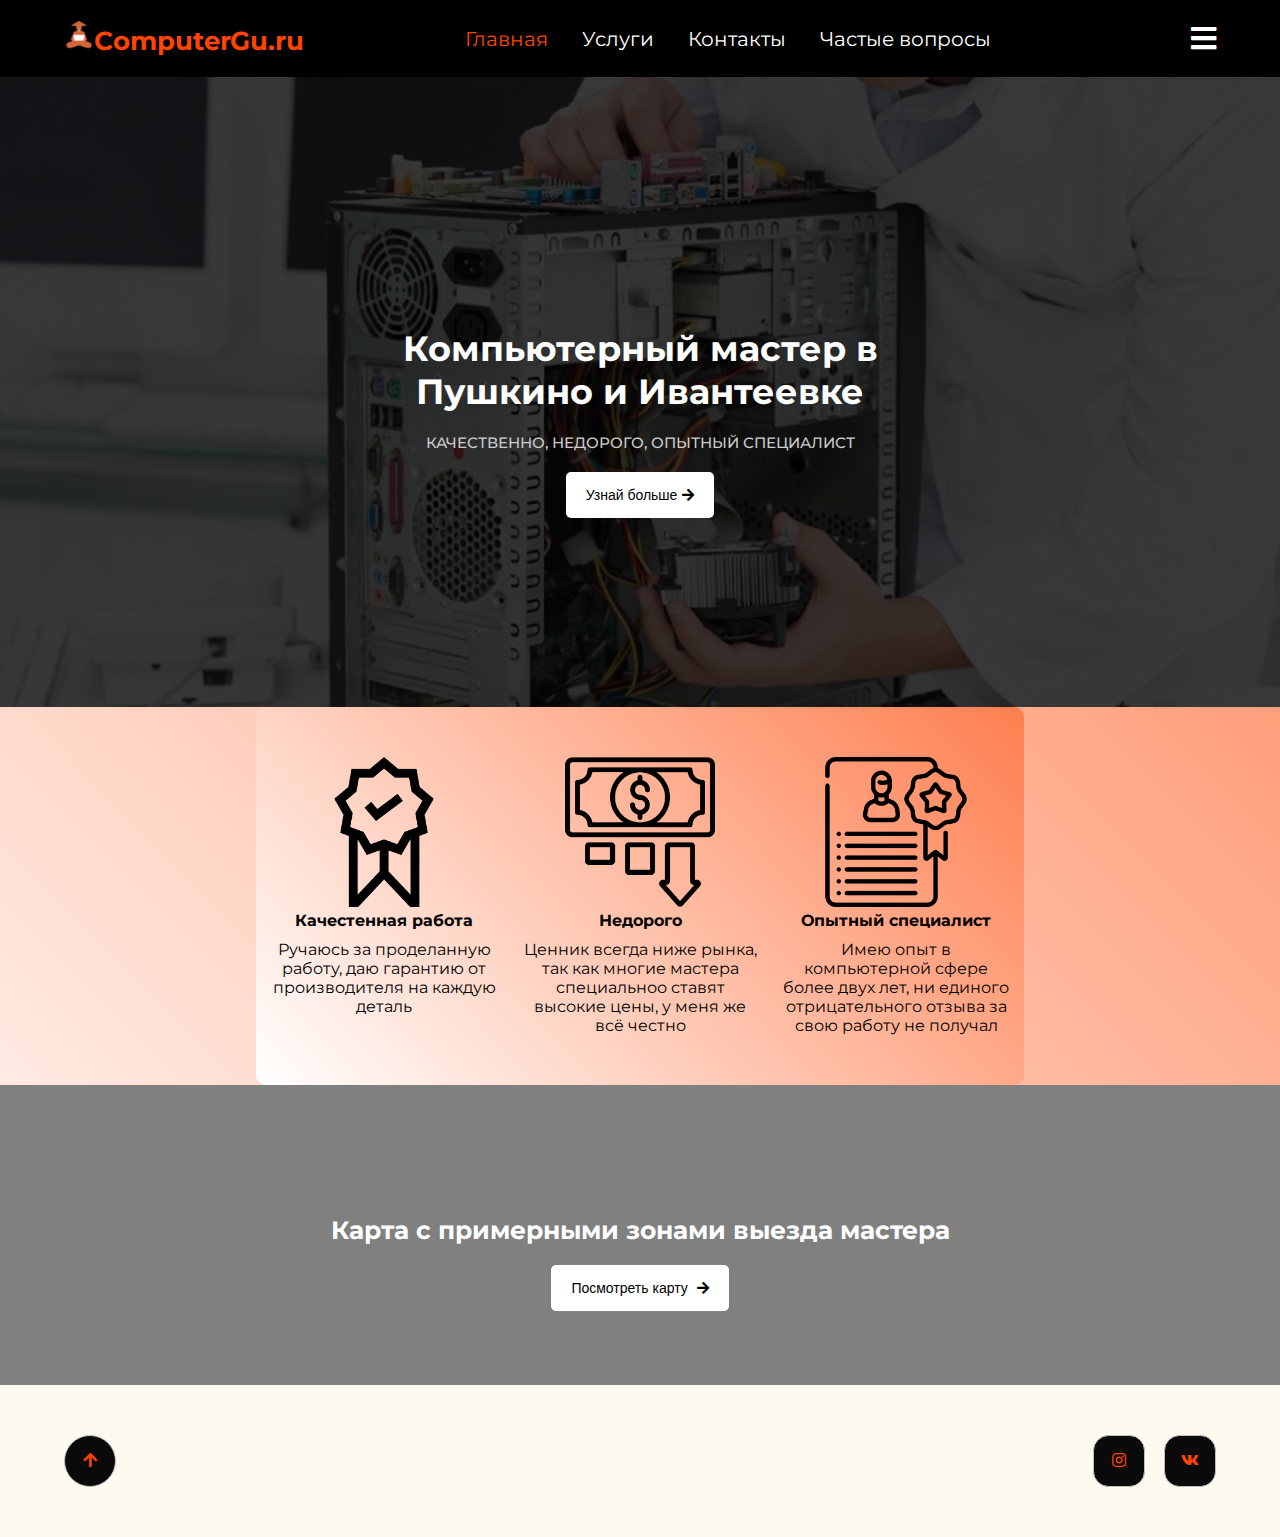
<file: index.html>
<!DOCTYPE html>
<html lang="en">
<head>

<link rel="shortcut icon" type="image/x-icon" href="img/faviconnn.png">
  <meta charset="UTF-8">
  <meta name="viewport" content="width=device-width, initial-scale=1.0">
  <meta http-equiv="X-UA-Compatible" content="ie=edge">
  <title>ComputerGu.ru</title>
  <link rel="stylesheet" href="css/style.css">
  <link rel="stylesheet" href="css/animate.css">
  <link
    rel="stylesheet"
    href="https://cdnjs.cloudflare.com/ajax/libs/animate.css/4.1.1/animate.min.css"
  />
  <link rel="stylesheet" href="https://use.fontawesome.com/releases/v5.6.1/css/all.css"
</head>

<body>
  <!-- *Header -->

  <header class="hdr animate__animated animate__fadeInDown" >
    <a class="logo" href="index.html">
        <h1><img width="30px" height="30px" src="img/faviconnn.png" alt="ComputerGu.ru" />ComputerGu.ru</h1>
    </a>
    <div class="nav" id="navig">
<a class ="glav" href="" onclick="return false;">Главная</a>
<a  href="uslugi/uslugi.html">Услуги</a>
<a  href="contacts/contacts.html">Контакты</a>
<a class="first"  href="questions/questions.html">Частые вопросы</a>
    </div>
    <span class ="menu" id="show-menu">
      <i class="fas fa-bars"></i>
    </span>
  </header>
  <div id="hidden-menu">
    <span class="close"><i class="fas fa-times"></i></span>

    <!-- *Nav-Menu -->

    <h2>Меню</h2>
    <ul>
      <li><a class="glavv" href ="" onclick="return false;">Главная</a></li>
      <li><a href ="uslugi/uslugi.html">Услуги</a></li>
      <li><a href ="novosti/news.html">Новости</a></li>
      <li><a href ="contacts/contacts.html">Контакты</a></li>
      <li><a href ="questions/questions.html">Частые вопросы</a></li>
      <li class="otziv"><a href ="">Отзывы</a></li>
    </ul>


  </div>

  <section class = "full-page animate__animated animate__fadeInDown">
    <h1 class="animate__animated animate__fadeInTopRight animate__delay-1s">Компьютерный мастер в Пушкино и Ивантеевке</h1>
    <h3 class="animate__animated animate__fadeInTopRight animate__delay-1s">Качественно, недорого, опытный специалист</h3>
    <button  class= "gotoTov animate__animated animate__pulse animate__delay-1s animate__infinite" title="Услуги" onclick="window.location.href = 'uslugi/uslugi.html';">Узнай больше<i class="fas fa-arrow-right"></i></button>
  </section>
  <section class = "features animate__animated animate__zoomIn">
    <div>
      <img width="180px" height="180px" src="img/high-quality.png" alt="Качественная работа">
      <h4 class="one">Качестенная работа</h4>
      <p>Ручаюсь за проделанную работу, даю гарантию от производителя на каждую деталь</p>

    </div>
    <div>
      <img width="180px" height="180px" src="img/low-price.png" alt="Низкие цены">
      <h4 class="one">Недорого</h4>
      <p>Ценник всегда ниже рынка, так как многие мастера специальноо ставят высокие цены, у меня же всё честно </p>

    </div>
    <div>
      <img  width="180px" height="180px" src="img/experience.png" alt="Большой опыт работы">
      <h4 class="one">Опытный специалист</h4>
      <p>Имею опыт в компьютерной сфере более двух лет, ни единого отрицательного отзыва за свою работу не получал</p>

    </div>


</section>


<section class ="bg-fixed animate__animated animate__slideInRight">
  <h3>Карта с примерными зонами выезда мастера</h3>
  <button class= "gotomap" title="Открыть карту">Посмотреть карту <i class="fas fa-arrow-right"></i></button>
</section>

<footer>
  <div class="up-btn" title = "Промотать вверх">
    <i class="fas fa-arrow-up"></i>
  </div>
  <div class="social">
    <div class ="inst" title = "Мой инстаграм"><i class="fab fa-instagram"></i></div>
    <div class ="vkon" title = "Моя группа Вконтакте"><i class="fab fa-vk"></i></div>

  </div>
</footer>
<script src="https://ajax.googleapis.com/ajax/libs/jquery/3.5.1/jquery.min.js"></script>
<script src ="js/indexx.js"></script>
</body>
</html>
</file>
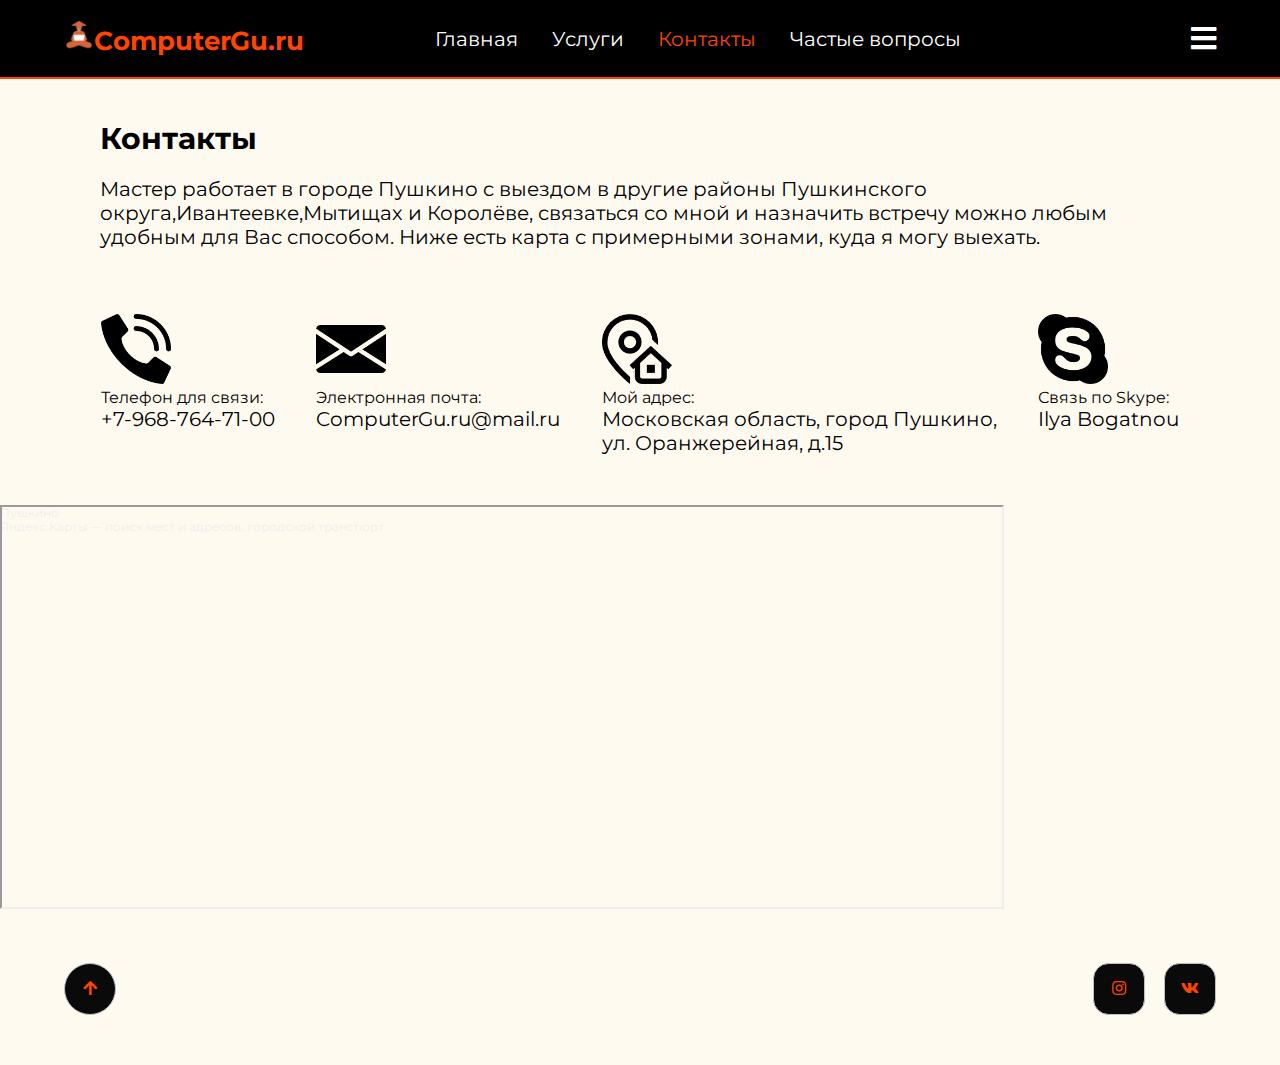
<file: contacts/contacts.html>
<!DOCTYPE html>
<html lang="en">
<head>

<link rel="shortcut icon" type="image/x-icon" href="img/faviconnn.png">
  <meta charset="UTF-8">
  <meta name="viewport" content="width=device-width, initial-scale=1.0">
  <meta http-equiv="X-UA-Compatible" content="ie=edge">
  <title>ComputerGu.ru</title>
  <link rel="stylesheet" href="css/animate.css">
  <link rel="stylesheet" href="css/style.css">
  <link rel="stylesheet" href="https://use.fontawesome.com/releases/v5.6.1/css/all.css"
</head>


<body>
  <!-- *Header -->

  <header class="hdr animate__animated animate__fadeInDown">
    <a class="logo" href="../index.html">
        <h1><img width="30px" height="30px" src="img/faviconnn.png" alt="ComputerGu.ru" />ComputerGu.ru</h1>
    </a>
    <div class="nav" id="navig">
<a class ="glav"  href="../index.html">Главная</a>
<a class ="uslug"  href="../uslugi/uslugi.html" >Услуги</a>
<a class ="cont" href=""onclick="return false;">Контакты</a>
<a class="quest"  href="../questions/questions.html">Частые вопросы</a>
    </div>
    <span class ="menu" id="show-menu">
      <i class="fas fa-bars"></i>
    </span>
  </header>
  <div id="hidden-menu">
    <span class="close"><i class="fas fa-times"></i></span>

    <!-- *Nav-Menu -->

    <h2>Меню</h2>
    <ul>
      <li><a href ="../index.html">Главная</a></li>
      <li><a href ="../novosti/news.html">Новости</a></li>
      <li><a href ="../uslugi/uslugi.html" >Услуги</a></li>
      <li><a class="conttt" href =""onclick="return false;">Контакты</a></li>
      <li><a href ="../questions/questions.html">Частые вопросы</a></li>
      <li class="otziv"><a href ="">Отзывы</a></li>
    </ul>
  </div>

<div class="contentt animate__animated animate__fadeInRight">
  <div class="info">
    <div class="title-info">
      <h1 class="title-info1">Контакты</h1>
    </div>
    <div class="text-info">
      <p>Мастер работает в городе Пушкино c выездом в другие районы Пушкинского округа,Ивантеевке,Мытищах и Королёве,
         связаться со мной и назначить встречу можно любым удобным для Вас способом.
          Ниже есть карта с примерными зонами, куда я могу выехать.</p>
    </div>

    <div class="icon-info">
      <div class="field field1">
        <img class="contact-photo" src="img/phone-call.png" alt="">
        <p>Телефон для связи:</p>
        <a class="phone" href="tel:+79687647100" target="_blank" alt="">+7-968-764-71-00</a>
      </div>
      <div class="field ">
        <img class="contact-photo" src="img/email.png" alt="">
          <p class="field-mail">Электронная почта:</p>
          <a class="field-mail" onclick=copyLink(event) data-link='computergu.ru@mail.ru' href="#" onclick="return false;" alt="">ComputerGu.ru@mail.ru</a>
      </div>
      <div class="field">
        <img class="contact-photo" src="img/adress.png" alt="">
          <p>Мой адрес:</p>
          <a href="https://yandex.ru/maps/10748/pushkino/?ll=37.839318%2C56.004419&mode=whatshere&whatshere%5Bpoint%5D=37.839221%2C56.004774&whatshere%5Bzoom%5D=19.02&z=19.02" target="_blank" alt="">Московская область, город Пушкино,<br> ул. Оранжерейная, д.15</br></a>
      </div>
      <div class="field">
        <img class="contact-photo" src="img/skype.png" alt="">
          <p> Связь по Skype:</p>
          <a href="https://join.skype.com/invite/nAgf2UDs81Q0" target="_blank" alt="">Ilya Bogatnou</a>
      </div>



    </div>

  </div>

</div>
<section class="open-map animate__animated animate__fadeIn">
  <div style="position:relative;overflow:hidden;"><a href="https://yandex.ru/maps/10748/pushkino/?utm_medium=mapframe&utm_source=maps" style="color:#eee;font-size:12px;position:absolute;top:0px;">Пушкино</a><a href="https://yandex.ru/maps/10748/pushkino/?ll=37.868219%2C55.987865&mode=usermaps&source=constructorLink&um=constructor%3A28de0a21feac13cec81f741bc600717d0586d26a5eb45cc161128217d8f49a42&utm_medium=mapframe&utm_source=maps&z=11" style="color:#eee;font-size:12px;position:absolute;top:14px;">Яндекс.Карты — поиск мест и адресов, городской транспорт</a><iframe class="map-width" src="https://yandex.ru/map-widget/v1/-/CCUQB6fpdB" width="2200" height="400" frameborder="1" allowfullscreen="true" style="position:relative;"></iframe></div>

</section>





<footer>
  <div class="up-btn" title = "Промотать вверх">
    <i class="fas fa-arrow-up"></i>
  </div>
  <div class="social">
    <div class ="inst" title = "Мой инстаграм"><i class="fab fa-instagram"></i></div>
    <div class ="vkon" title = "Моя группа Вконтакте"><i class="fab fa-vk"></i></div>

  </div>
</footer>

<script src="https://ajax.googleapis.com/ajax/libs/jquery/3.5.1/jquery.min.js"></script>
<script src ="js/slick.min.js"></script>
<script src ="js/indexx.js"></script>
</body>
</html>
</file>
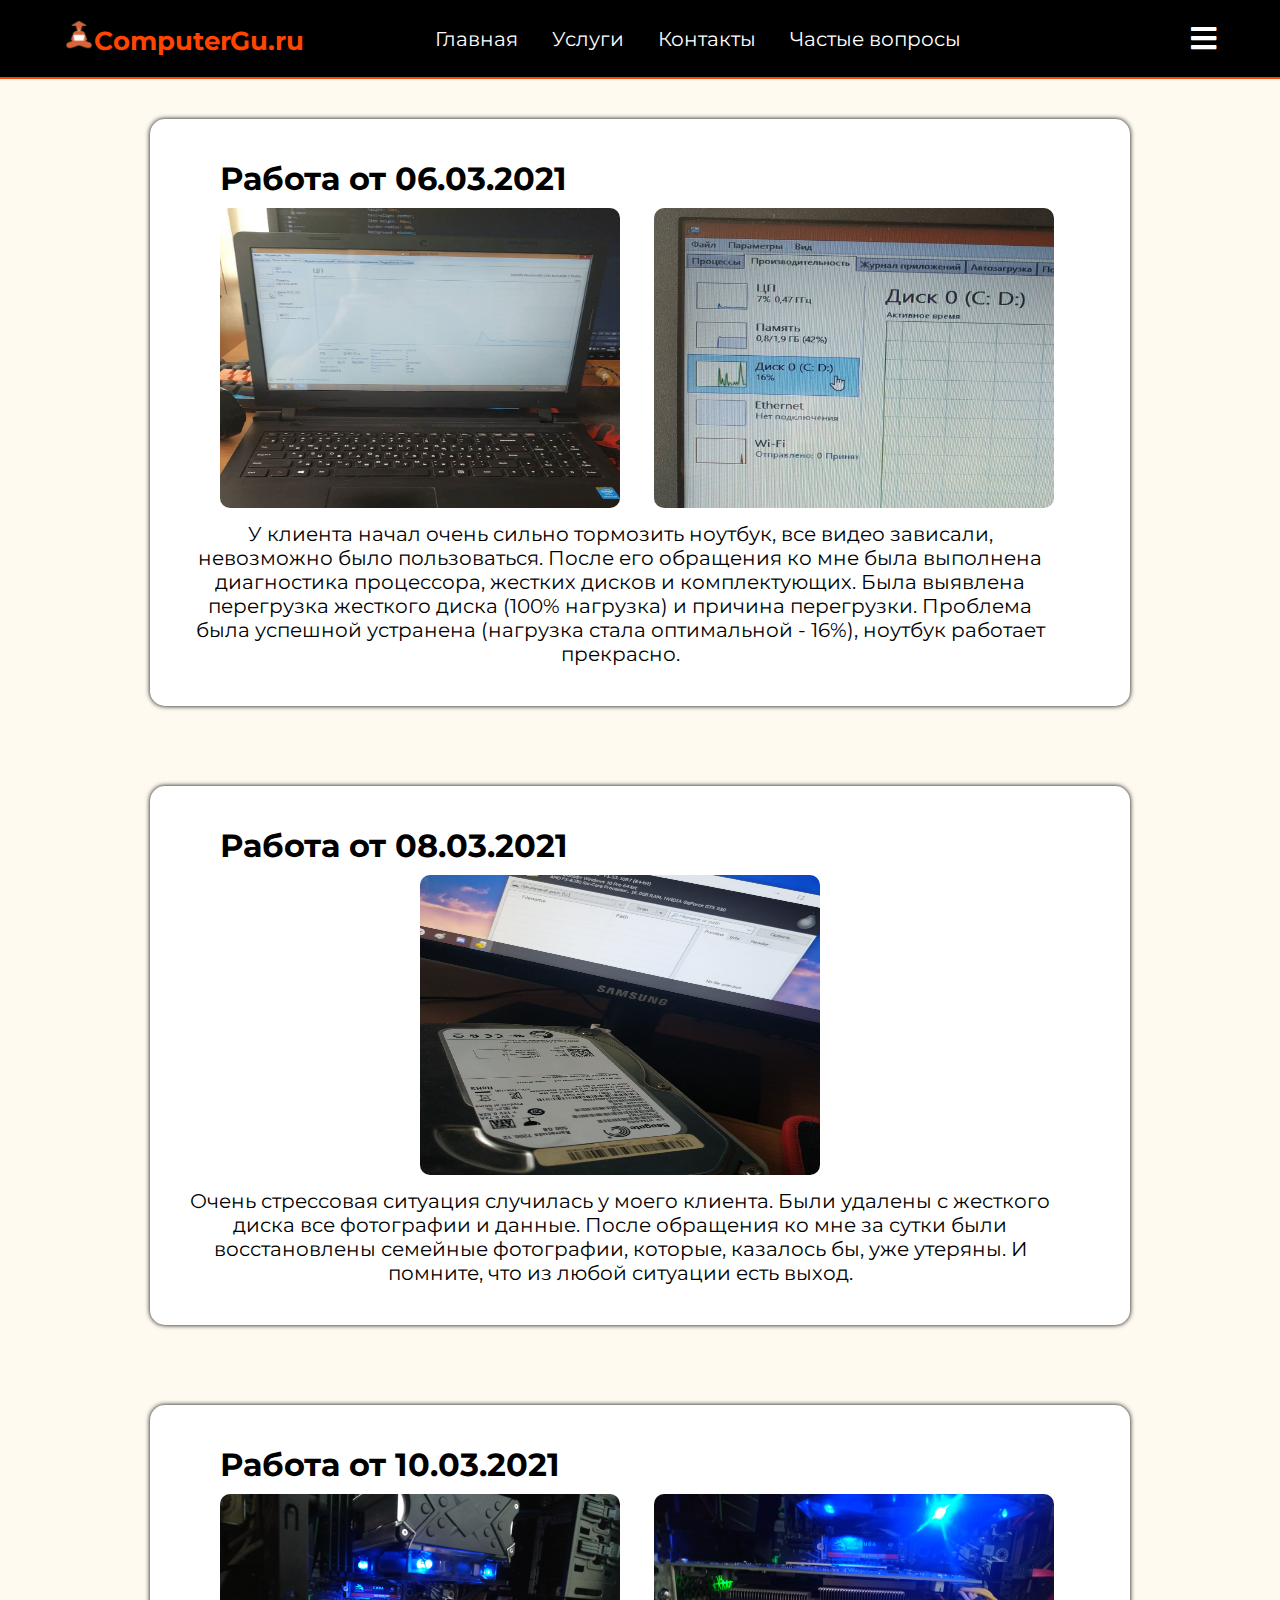
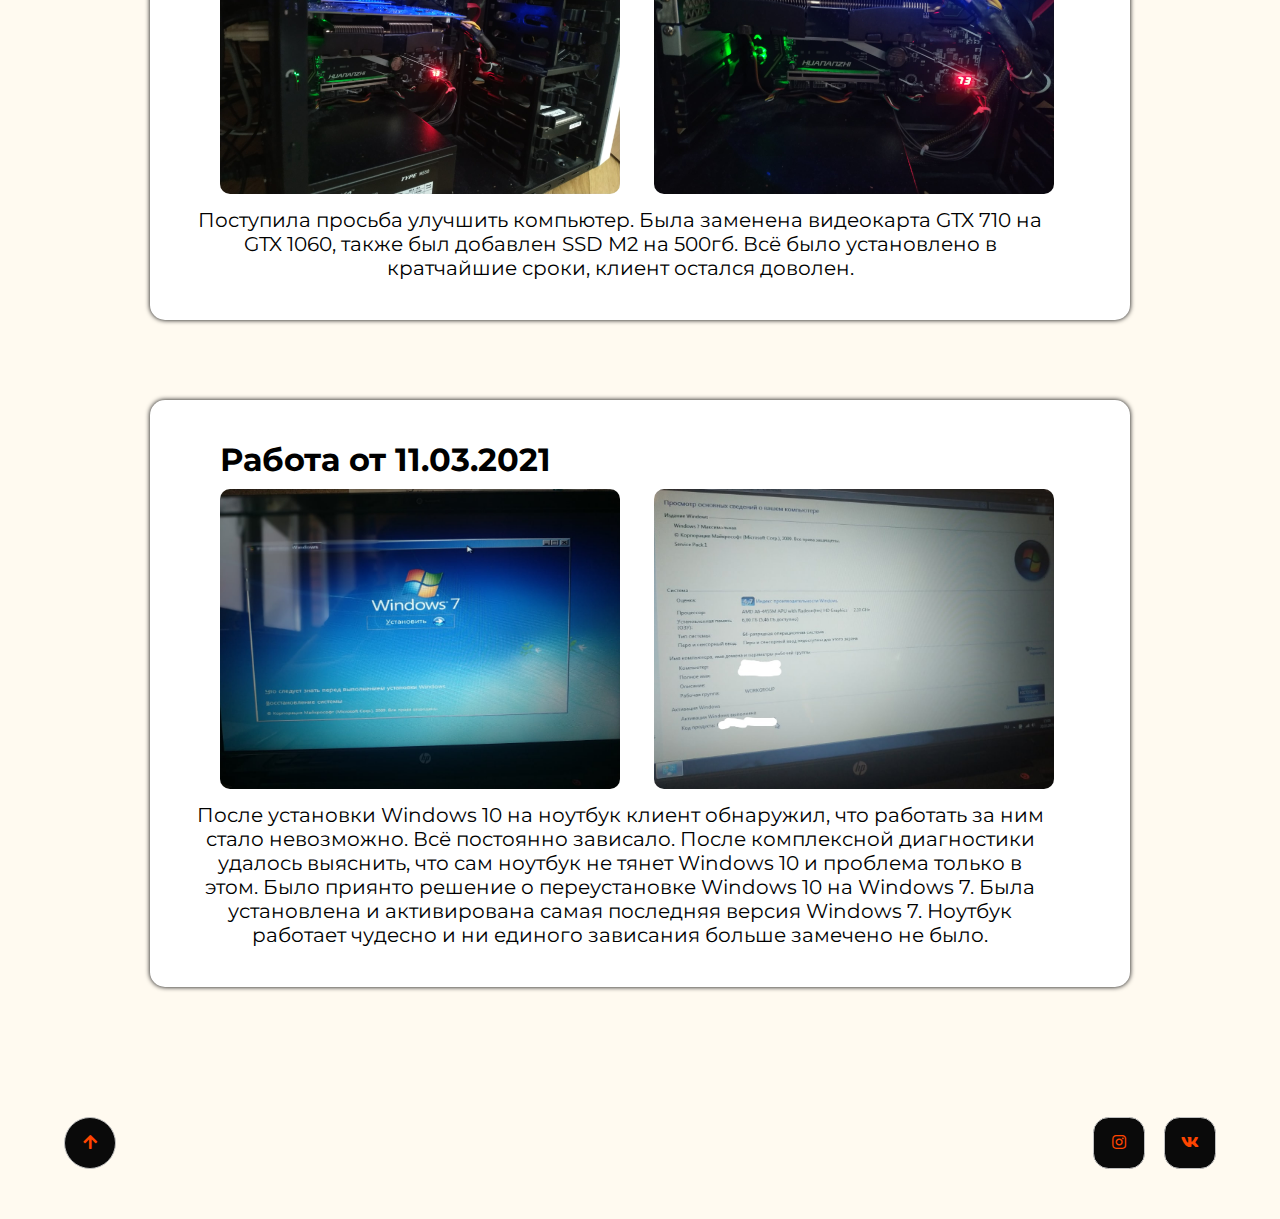
<file: novosti/news.html>
<!DOCTYPE html>
<html lang="en">
<head>

<link rel="shortcut icon" type="image/x-icon" href="img/faviconnn.png">
  <meta charset="UTF-8">
  <meta name="viewport" content="width=device-width, initial-scale=1.0">
  <meta http-equiv="X-UA-Compatible" content="ie=edge">
  <title>ComputerGu.ru</title>
  <link rel="stylesheet" href="css/animate.css">
  <link rel="stylesheet" href="css/style.css">
  <link rel="stylesheet" href="https://use.fontawesome.com/releases/v5.6.1/css/all.css"
</head>
<body>
  <!-- *Header -->

  <header class="hdr animate__animated animate__fadeInDown">
    <a class="logo" href="../index.html">
        <h1><img width="30px" height="30px" src="img/faviconnn.png" alt="ComputerGu.ru" />ComputerGu.ru</h1>
    </a>
    <div class="nav" id="navig">
<a class ="glav"  href="../index.html">Главная</a>
<a class ="uslug"  href="../uslugi/uslugi.html">Услуги</a>
<a class ="cont" href="../contacts/contacts.html">Контакты</a>
<a class="quest"  href=""onclick="return false;">Частые вопросы</a>
    </div>
    <span class ="menu" id="show-menu">
      <i class="fas fa-bars"></i>
    </span>
  </header>
  <div id="hidden-menu">
    <span class="close"><i class="fas fa-times"></i></span>

    <!-- *Nav-Menu -->

    <h2>Меню</h2>
    <ul>
      <li><a href ="../index.html">Главная</a></li>
      <li><a class="newss" href ="" onclick="return false;">Новости</a></li>
      <li><a href ="../uslugi/uslugi.html">Услуги</a></li>
      <li><a href ="../contacts/contacts.html">Контакты</a></li>
      <li><a href ="../questions/questions.html">Частые вопросы</a></li>
      <li class="otziv"><a href ="">Отзывы</a></li>
    </ul>
  </div>

<div class="prommo animate__animated animate__fadeInDown">
  <p> Здесь вы сможете увидеть последние выполненные мной работы</p>
</div>
<div class="cards animate__animated animate__fadeInRight">
  <div class="new-card new-card1">
    <h1 class="new-title">Работа от 06.03.2021</h1><h1 class="dvig"></h1>
    <img class="new-photo new-photo1" width="400px" height="300px" src="img/zakaz1.jpg" alt="Ремонт компьютеров Пушкино">
    <img class="new-photo new-photo2" width="400px" height="300px" src="img/zakaz1-2.jpg" alt="Ремонт компьютеров Пушкино">
    <p class="new-text">У клиента начал очень сильно тормозить ноутбук, все видео зависали, невозможно было пользоваться.
       После его обращения ко мне была выполнена диагностика процессора, жестких дисков и комплектующих.
        Была выявлена перегрузка жесткого диска (100% нагрузка) и причина перегрузки.
        Проблема была успешной устранена (нагрузка стала оптимальной - 16%), ноутбук работает прекрасно.</p>
  </div>

  <div class="new-card new-card2">
    <h1 class="new-title">Работа от 08.03.2021</h1><h1 class="dvig"></h1>
    <img class="new-photo new-photo3" width="400px" height="300px" src="img/zakaz2.jpg" alt="Ремонт компьютеров Пушкино">
    <p class="new-text">Очень стрессовая ситуация случилась у моего клиента.
       Были удалены с жесткого диска все фотографии и данные.
       После обращения ко мне за сутки были восстановлены семейные фотографии, которые, казалось бы, уже утеряны.
       И помните, что из любой ситуации есть выход.</p>
  </div>
  <div class="new-card new-card3">
    <h1 class="new-title">Работа от 10.03.2021</h1><h1 class="dvig"></h1>
    <img class="new-photo new-photo4" width="400px" height="300px" src="img/zakaz3.jpg" alt="Ремонт компьютеров Пушкино">
    <img class="new-photo new-photo5" width="400px" height="300px" src="img/zakaz3-1.jpg" alt="Ремонт компьютеров Пушкино">
    <p class="new-text">Поступила просьба улучшить компьютер. Была заменена видеокарта GTX 710 на GTX 1060,
       также был добавлен SSD M2 на 500гб. Всё было установлено в кратчайшие сроки, клиент остался доволен.</p>
  </div>
  <div class="new-card new-card4">
    <h1 class="new-title">Работа от 11.03.2021</h1><h1 class="dvig"></h1>
    <img class="new-photo new-photo4" width="400px" height="300px" src="img/zakaz4.jpg" alt="Ремонт компьютеров Пушкино">
    <img class="new-photo new-photo5" width="400px" height="300px" src="img/zakaz4-1.jpg" alt="Ремонт компьютеров Пушкино">
    <p class="new-text">После установки Windows 10 на ноутбук клиент обнаружил,
       что работать за ним стало невозможно. Всё постоянно зависало. После комплексной диагностики удалось выяснить,
     что сам ноутбук не тянет Windows 10 и проблема только в этом.
     Было приянто решение о переустановке Windows 10 на Windows 7.
      Была установлена и активирована самая последняя версия Windows 7.
       Ноутбук работает чудесно и ни единого зависания больше замечено не было.</p>
  </div>

</div>








<footer class="otstup">
  <div class="up-btn" title = "Промотать вверх">
    <i class="fas fa-arrow-up"></i>
  </div>
  <div class="social">
    <div class ="inst" title = "Мой инстаграм"><i class="fab fa-instagram"></i></div>
    <div class ="vkon" title = "Моя группа Вконтакте"><i class="fab fa-vk"></i></div>
  </div>
</footer>

<script src="https://ajax.googleapis.com/ajax/libs/jquery/3.5.1/jquery.min.js"></script>

<script src ="js/indexx.js"></script>
</body>
</html>
</file>
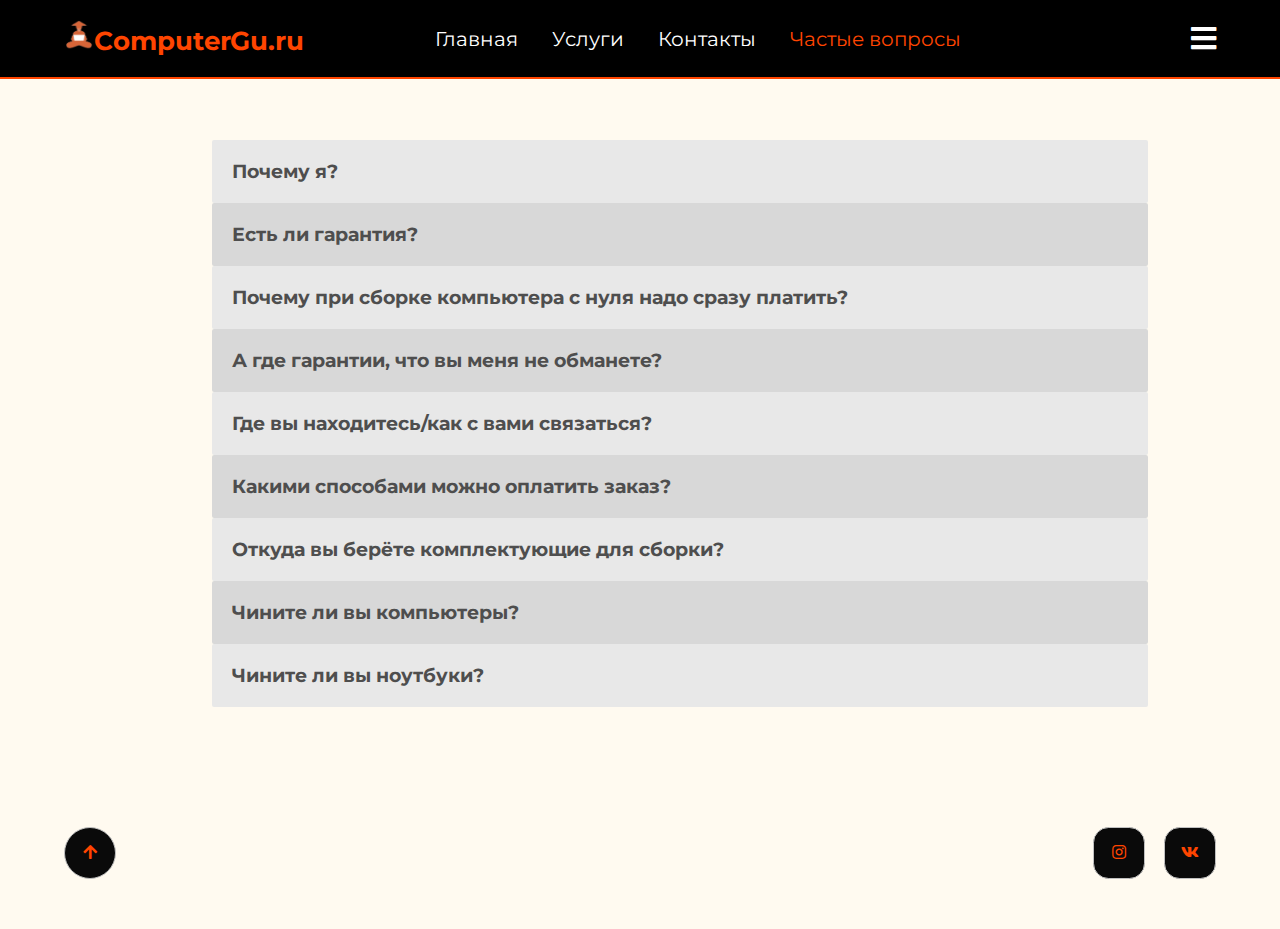
<file: questions/questions.html>
<!DOCTYPE html>
<html lang="en">
<head>

<link rel="shortcut icon" type="image/x-icon" href="img/faviconnn.png">
  <meta charset="UTF-8">
  <meta name="viewport" content="width=device-width, initial-scale=1.0">
  <meta http-equiv="X-UA-Compatible" content="ie=edge">
  <title>ComputerGu.ru</title>
<link rel="stylesheet" href="css/animate.css">
  <link rel="stylesheet" href="css/style.css">
  <link rel="stylesheet" href="https://use.fontawesome.com/releases/v5.6.1/css/all.css"
</head>
<body>
  <!-- *Header -->

  <header class="hdr animate__animated animate__fadeInDown">
    <a class="logo" href="../index.html">
        <h1><img width="30px" height="30px" src="img/faviconnn.png" alt="ComputerGu.ru" />ComputerGu.ru</h1>
    </a>
    <div class="nav" id="navig">
<a class ="glav"  href="../index.html">Главная</a>
<a class ="uslug"  href="../uslugi/uslugi.html">Услуги</a>
<a class ="cont" href="../contacts/contacts.html">Контакты</a>
<a class="quest"  href=""onclick="return false;">Частые вопросы</a>
    </div>
    <span class ="menu" id="show-menu">
      <i class="fas fa-bars"></i>
    </span>
  </header>
  <div id="hidden-menu">
    <span class="close"><i class="fas fa-times"></i></span>

    <!-- *Nav-Menu -->

    <h2>Меню</h2>
    <ul>
      <li><a href ="../index.html">Главная</a></li>
      <li><a href ="../novosti/news.html">Новости</a></li>
      <li><a href ="../uslugi/uslugi.html">Услуги</a></li>
      <li><a href ="../contacts/contacts.html">Контакты</a></li>
      <li><a class="alquest" href =""onclick="return false;">Частые вопросы</a></li>
      <li class="otziv"><a href ="">Отзывы</a></li>
    </ul>
  </div>


  <div class="container animate__animated animate__slideInUp">
    <div class="faq">
      <ul class="faq-questions">
        <li>
          <h4 class="faq-question">Почему я?</h4>
          <p class="faq-answer">Я работаю в этой сфере уже более двух лет и ни разу не получил отрицательного отзыва,
             работу выполняю качественно.
             Цены ниже, чем у других мастеров и это один из моих самых главных плюсов.</p>
        </li>
        <li>
          <h4 class="faq-question">Есть ли гарантия? </h4>
          <p class="faq-answer">Я даю гарантию на свою работу и она действует  две недели.
             Если речь идёт о замене запчастей, то отдаю Вам ещё гарантию от производителя.
              Всегда отвечаю за проделанную работу.</p>
        </li>
        <li>
          <h4 class="faq-question">Почему при сборке компьютера с нуля надо сразу платить?</h4>
          <p class="faq-answer">Нет, я не пытаюсь вас обмануть. Это лишь перестраховка от того,
             что после сборки компьютера вы куда то пропадёте или не захотите оплачивать работу.
              Вы точно получите свой компьютер и все документы на запчасти. После обговаривания
              бюджета мы согласовываем с вами внутренности ПК и начинаем сборку,
               о каждой покупке будем вас уведомлять. </p>
        </li>
        <li>
          <h4 class="faq-question">А где гарантии, что вы меня не обманете?</h4>
          <p class="faq-answer">Если вы хотите быть спокойнее - всегда можем сделать расписку.
            Плюс, вы будете постоянно в курсе всего, что происходит с вашим устройством, я всегда на связи.
            По вашему желанию продемонстрирую свой паспорт.  </p>
        </li>
        <li>
          <h4 class="faq-question">Где вы находитесь/как с вами связаться?</h4>
          <p class="faq-answer">Сам я уже много лет проживаю в городе Пушкино,
             но готов выехать в ваш город, но это нужно заранее обговаривать.
              Есть почта, группа <a class="vkins" href="https://vk.com/computergu_ru" target="_blank">ВКонтакте</a>,
               страничка в <a class="vkins" href="https://www.instagram.com/computergurumo/" target="_blank">Instagram</a>,
                номер телефона. Всё это вы можете найти во вкладке «Контакты».</p>
        </li>
        <li>
          <h4 class="faq-question">Какими способами можно оплатить заказ?</h4>
          <p class="faq-answer">Оплатить заказ можно через любой интернет-банк и наличными,
             любой удобный для вас способ.</p>
        </li>
        <li>
          <h4 class="faq-question">Откуда вы берёте комплектующие для сборки?</h4>
          <p class="faq-answer">Комплектующие закупаются в самых известных магазинах,
             перед установкой я их, конечно же, проверю на работоспособность и
              соответствие заявленным производителем техническим характеристикам.
               Использую только новые запчасти, все чеки будут вам предоставлены.
                Гарантирую покупку по низким ценам.
                Вы не переплатите ни единого лишнего рубля.  </p>
        </li>
        <li>
          <h4 class="faq-question">Чините ли вы компьютеры?</h4>
          <p class="faq-answer">В начале я всегда провожу полную дигностику всех элементов компьютера,
          опираясь на её результаты, я начинаю уже работать над устранением проблемы. </p>
        </li>
        <li>
          <h4 class="faq-question">Чините ли вы ноутбуки?</h4>
          <p class="faq-answer">В данный момент я могу лишь решить системные вопросы,
             касательно работы операционной системы. Также могу выполнить внешнюю чистку ноутбука.
              </p>
        </li>
      </ul>
    </div>
  </div>








<footer class="otstup">
  <div class="up-btn" title = "Промотать вверх">
    <i class="fas fa-arrow-up"></i>
  </div>
  <div class="social">
    <div class ="inst" title = "Мой инстаграм"><i class="fab fa-instagram"></i></div>
    <div class ="vkon" title = "Моя группа Вконтакте"><i class="fab fa-vk"></i></div>
  </div>
</footer>

<script src="https://ajax.googleapis.com/ajax/libs/jquery/3.5.1/jquery.min.js"></script>

<script src ="js/indexx.js"></script>
</body>
</html>
</file>
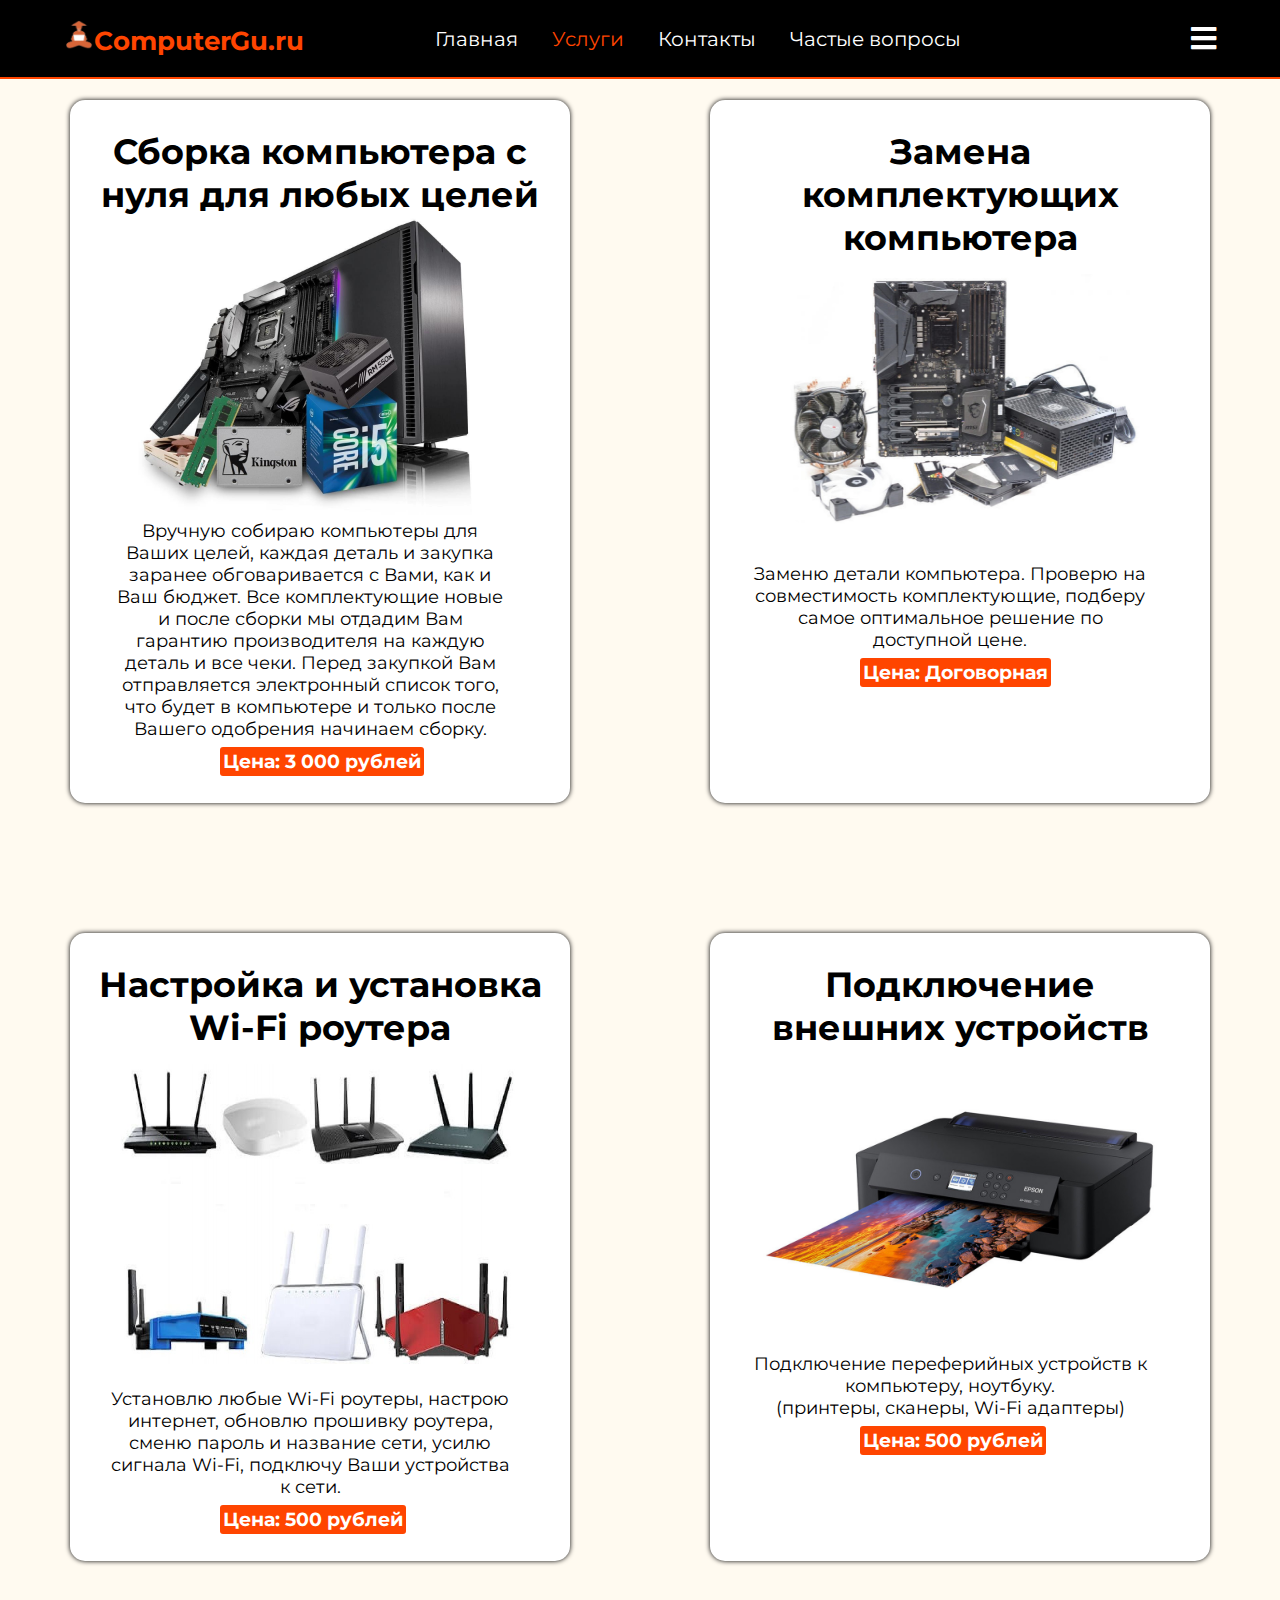
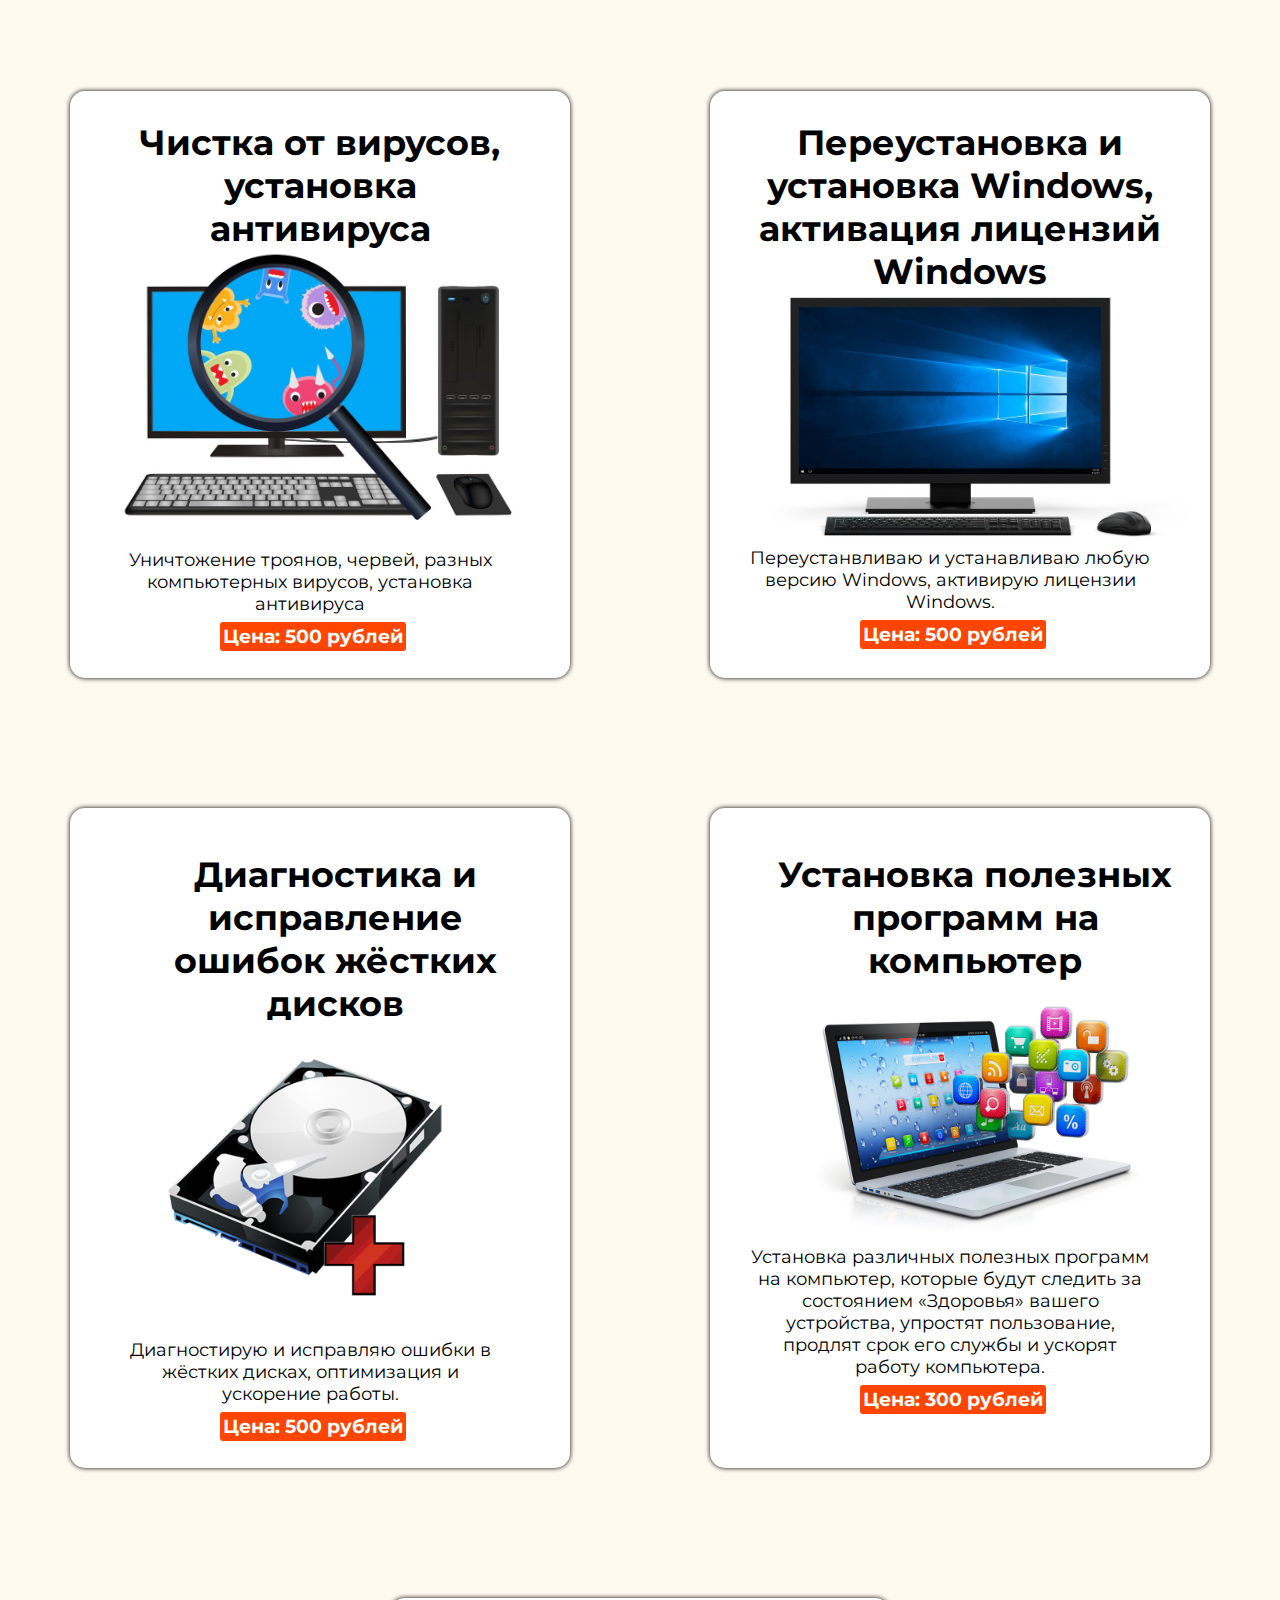
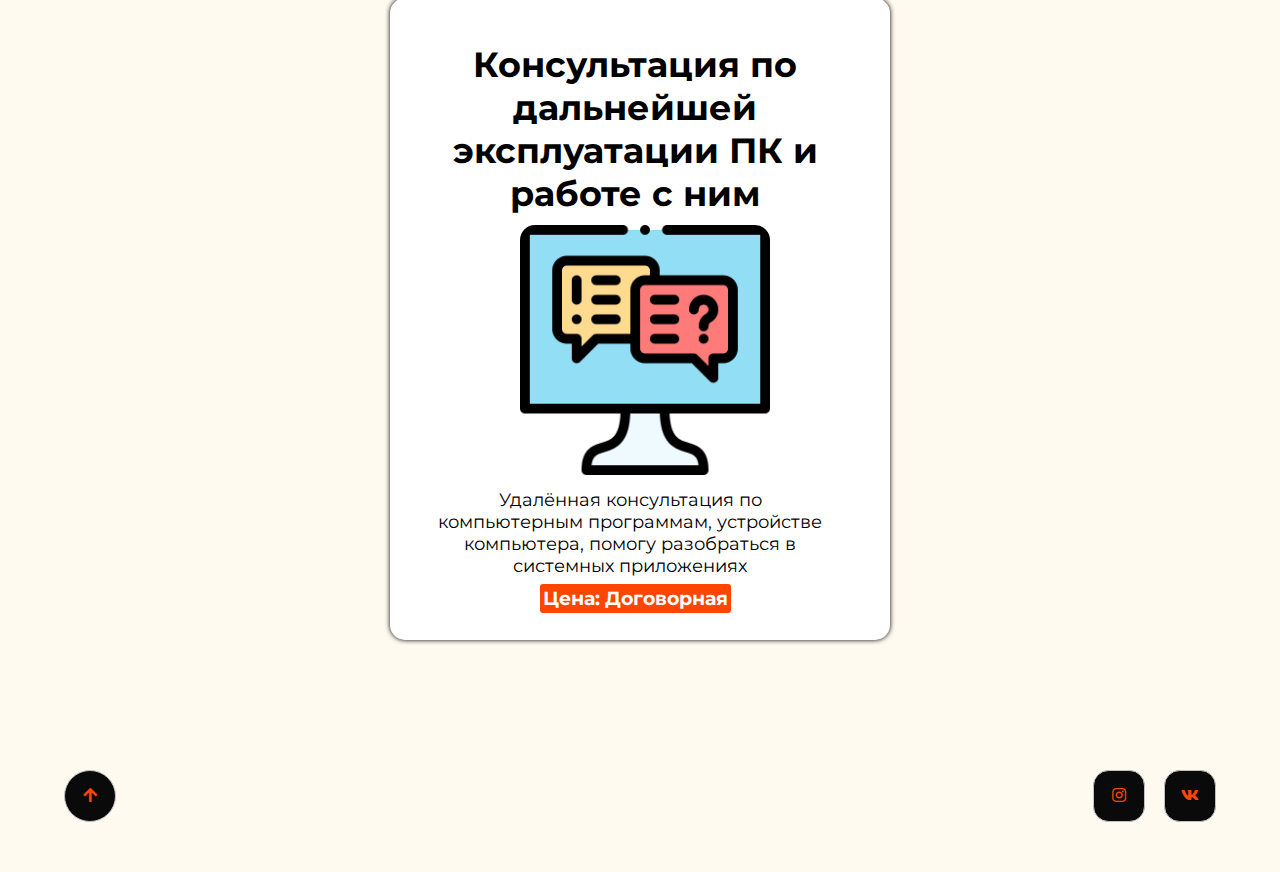
<file: uslugi/uslugi.html>
<!DOCTYPE html>
<html lang="en">
<head>

<link rel="shortcut icon" type="image/x-icon" href="img/faviconnn.png">
  <meta charset="UTF-8">
  <meta name="viewport" content="width=device-width, initial-scale=1.0">
  <meta http-equiv="X-UA-Compatible" content="ie=edge">
  <title>ComputerGu.ru</title>
  <link rel="stylesheet" href="css/animate.css">
  <link rel="stylesheet" href="css/style.css">
  <link rel="stylesheet" href="https://use.fontawesome.com/releases/v5.6.1/css/all.css"
</head>


<body>
  <!-- *Header -->

  <header class="hdr animate__animated animate__fadeInDown">
    <a class="logo" href="../index.html">
        <h1><img width="30px" height="30px" src="img/faviconnn.png" alt="ComputerGu.ru" />ComputerGu.ru</h1>
    </a>
    <div class="nav" id="navig">
<a class ="glav"  href="../index.html">Главная</a>
<a class ="uslug"  href="" onclick="return false;">Услуги</a>
<a class ="cont" href="../contacts/contacts.html">Контакты</a>
<a class="quest"  href="../questions/questions.html">Частые вопросы</a>
    </div>
    <span class ="menu" id="show-menu">
      <i class="fas fa-bars"></i>
    </span>
  </header>
  <div id="hidden-menu">
    <span class="close"><i class="fas fa-times"></i></span>

    <!-- *Nav-Menu -->

    <h2>Меню</h2>
    <ul>
      <li><a href ="../index.html">Главная</a></li>
      <li><a href ="../novosti/news.html">Новости</a></li>
      <li><a class="uslugg" href ="" onclick="return false;">Услуги</a></li>
      <li><a href ="../contacts/contacts.html">Контакты</a></li>
      <li><a href ="../questions/questions.html">Частые вопросы</a></li>
      <li class="otziv"><a href ="">Отзывы</a></li>
    </ul>
  </div>


  <div class="uslugi animate__animated animate__fadeInDown">

    <!-- Карточки -->

    <div class="card">
      <h1 class="promo-title">Сборка компьютера с нуля для любых целей</h1><h1 class="dvig"></h1>
      <img class="promo-photo promo-photo129" width="400px" height="300px" src="img/sborka.png" alt="Сборка компьютеров Пушкино">
      <p class="promo-text">Вручную собираю компьютеры для Ваших целей, каждая деталь и закупка заранее обговаривается с Вами, как и Ваш бюджет.
         Все комплектующие новые и после сборки мы отдадим Вам гарантию производителя на каждую деталь и все чеки. Перед закупкой Вам отправляется электронный список того,
          что будет в компьютере и только после Вашего одобрения начинаем сборку. </p>
          <strong class="price"> Цена: 3 000 рублей</strong>
    </div>
    <div class="card">
      <h1 class="promo-title promo-title2">Замена комплектующих компьютера</h1><h1 class="dvig dvig2"></h1>
      <img class="promo-photo promo-photo1" width="350px" height="250px" src="img/kompl.jpg" alt="Замена комплектующих Пушкино">
      <p class="promo-text">Заменю детали компьютера. Проверю на совместимость комплектующие,
      подберу самое оптимальное решение по доступной цене.</p>
          <strong class="price price1"> Цена: Договорная</strong>
    </div>
    <div class="card">
      <h1 class="promo-title promo-title1">Настройка и установка Wi-Fi роутера</h1><h1 class="dvig dvig1"></h1>
      <img class="promo-photo promo-photo1488" width="400px" height="300px" src="img/routers.jpg" alt="Настройка Wi-Fi Пушкино">
      <p class=" promo-text promo-text1">Установлю любые Wi-Fi роутеры, настрою интернет, обновлю прошивку роутера,
         сменю пароль и название сети, усилю сигнала Wi-Fi, подключу Ваши устройства к сети. </p>
          <strong class="price router"> Цена: 500 рублей</strong>
    </div>
    <div class="card">
      <h1 class="promo-title promo-title3">Подключение внешних устройств</h1><h1 class="dvig dvig3"></h1>
      <img class="promo-photo promo-photo4" width="400px" height="300px" src="img/printer.jpg" alt="Подключение внешних устройств">
      <p class="promo-text promo-textVU">Подключение переферийных устройств к компьютеру, ноутбуку.
         <br>(принтеры, сканеры, Wi-Fi адаптеры)</br> </p>
          <strong class="price vu"> Цена: 500 рублей</strong>
    </div>
    <div class="card">
      <h1 class="promo-title promo-title4">Чистка от вирусов, установка антивируса</h1><h1 class="dvig dvig4"></h1>
      <img class="promo-photo promo-photo500" width="400px" height="270px" src="img/virus.jpg" alt="Чистка от вирусов Пушкино">
      <p class="promo-text promo-text2">Уничтожение троянов, червей, разных компьютерных вирусов, установка антивируса</p>
          <strong class="price"> Цена: 500 рублей</strong>
    </div>
    <div class="card">
      <h1 class="promo-title promo-title5">Переустановка и установка Windows, активация лицензий Windows</h1><h1 class="dvig"></h1>
      <img class="promo-photo promo-photo9" width="450px" height="250px" src="img/windows.jpg" alt="Установка windows в Пушкино">
      <p class="promo-text">Переустанвливаю и устанавливаю любую версию Windows, активирую лицензии Windows. </p>
          <strong class="price"> Цена: 500 рублей</strong>
    </div>
    <div class="card">
      <h1 class="promo-title promo-title6">Диагностика и исправление ошибок жёстких дисков</h1><h1 class="dvig"></h1>
      <img class="promo-photo promo-photo8" width="300px" height="300px" src="img/zdisk.png" alt="Диагностика жёстких дисков Пушкино">
      <p class="promo-text promo-text6">Диагностирую и исправляю ошибки в жёстких дисках, оптимизация и ускорение работы. </p>
          <strong class="price"> Цена: 500 рублей</strong>
    </div>
    <div class="card">
      <h1 class="promo-title promo-title7">Установка полезных программ на компьютер</h1><h1 class="dvig"></h1>
      <img class="promo-photo promo-photo99" width="350px" height="250px" src="img/polezn.jpg" alt="Установка полезных программ Пушкино">
      <p class="promo-text promo-text6">Установка различных полезных программ на компьютер,
         которые будут следить за состоянием «Здоровья» вашего устройства, упростят пользование,
         продлят срок его службы и ускорят работу компьютера.  </p>
          <strong class="price"> Цена: 300 рублей</strong>
    </div>
    <div class="card">
      <h1 class="promo-title promo-title66">Консультация по дальнейшей эксплуатации ПК и работе с ним</h1><h1 class="dvig"></h1>
      <img class="promo-photo promo-photo66" width="250px" height="250px" src="img/helper.png" alt="Консультация по компьютеру Пушкино">
      <p class="promo-text promo-text99">Удалённая консультация по компьютерным программам, устройстве компьютера,
         помогу разобраться в системных приложениях </p>
          <strong class="price price134"> Цена: Договорная</strong>
    </div>

  </div>


<footer>
  <div class="up-btn" title = "Промотать вверх">
    <i class="fas fa-arrow-up"></i>
  </div>

  <div class="social">
    <div class ="inst" title = "Мой инстаграм"><i class="fab fa-instagram"></i></div>
    <div class ="vkon" title = "Моя группа Вконтакте"><i class="fab fa-vk"></i></div>

  </div>
</footer>
<script src="https://ajax.googleapis.com/ajax/libs/jquery/3.5.1/jquery.min.js"></script>
<script src ="js/indexx.js"></script>
</body>
</html>
</file>
<file: css/style.css>
@import url('https://fonts.googleapis.com/css2?family=Montserrat:wght@200;400;500;700&display=swap');
html, body{width:100%; overflow-x:hidden}

*{
  margin: 0;
  padding: 0;
  outline: none;

}
.hdr img {
  margin-top: 0px;
}

body {
  background: #fffaf0;
  font-size: 16px;
  font-family: 'Montserrat', sans-serif;
  font-weight: 400;
  background: #fffaf0;
   background: linear-gradient(45deg, white, coral);


}
a {
  text-decoration: none;
  transition: color 600ms ease;
  font-size: 20px;

}

img {max-width: 100%}
header {
  width: 90%;
  padding: 20px 5%;
  background: #fff;
  display: flex;
  justify-content: space-between;
  align-items: center;
  z-index: 500;

}
header > .logo {
  font-size: 13px;
  font-weight: 700;
  align-items: center;
  color: OrangeRed;

}


.hdr {
color: OrangeRed;
background-color: black;
}

header > .nav {
  position: relative;
  left: -50px;
}
header > .nav a {
  margin: 0 15px;
  display: inline-block;
  color: white;
}

header > .nav a:hover {
  color: OrangeRed;
}

header > .menu {
  cursor: pointer;
  color: white;
  font-size: 29px;
}
.fixed {
  position: fixed;
  top:0;
  left: 0;
  border-bottom: 2px solid OrangeRed;
}
#hidden-menu {
  width: 300px;
  position: fixed;
  top: 0;
  right: -350px;
  height: 50vh;
  background: black;
  z-index: 10;
  text-align: center;
  border-radius: 10px;
  border-bottom: 2px solid OrangeRed;
  border-left: 2px solid OrangeRed;
  border-top: 2px solid OrangeRed;
  border-right: 2px solid OrangeRed;
}
#hidden-menu .close {
  font-size: 40px;
  float: right;
  margin-right: 20px;
  font-weight: bold;
  cursor: pointer;
  transition: color 600ms ease;
  color: white;
}
#hidden-menu .close:hover {color: OrangeRed}

#hidden-menu h2 {
  margin-top: 100px;
  margin-bottom: 20px;
  color: white;
}
#hidden-menu ul {list-style: none}
#hidden-menu ul li {
  display: block;
  margin-bottom: 10px;
}
#hidden-menu ul li a {color:white}
#hidden-menu ul li a:hover {color:OrangeRed}



header > .menu:hover {
  transition: color 600ms ease;
  color: OrangeRed;
}

.full-page {
  height: 65vh;
  background: url('../img/mastercomp.jpg') no-repeat center center;
  background-attachment: fixed;
  background-size: cover;
  background-blend-mode: multiply;
  background-color: #3b3b3b;
  text-align: center;
  color: #fff;

}
.full-page h1{
  padding-top: 250px;
  font-size:45px;
  width: 500px;
  margin: 0 auto;
}
.full-page h3 {
  margin: 20px 0;
  font-size: 15px;
  text-transform: uppercase;
  font-weight: 500;
  color: #ccc;
}
 .bg-fixed button {
  padding: 15px 20px;
  border-radius: 5px;
  border: 0;
  font-size: 14px;
  cursor: pointer;
  background: white;
  color: black;
  font-weight: 500;
  transition: background 600ms ease;
}
.full-page button {
  padding: 15px 20px;
  border-radius: 5px;
  border: 0;
  font-size: 14px;
  cursor: pointer;
  background: white;
  color: black;
  font-weight: 500;
  transition: background 600ms ease;
}

 .full-page button:hover, .bg-fixed button:hover {
  background: OrangeRed;
}
.full-page button i, .bg-fixed button i {
margin-left: 5px;
transition: margin 600ms ease;
}
.full-page button:hover i {
  margin-left: 15px;
  color: white;
}
.features {
  display: flex;
  justify-content: space-between;
  width: 60%;
  margin-left: 20%;
  background-color: coral;
  border-radius: 10px;
   background: #fffaf0;
   background: linear-gradient(45deg, white, coral);
}
.features > div {
  width: 300px;
  text-align: center;
  margin: 50px 10px;

}
.features > img {
  width: 60px;
  margin-top: 10px;

}
.features > h4 {
  font-size: 22px;
  font-weight: 700;
  margin-bottom: 10px;
  color: #454545;

}
.one {
vertical-align: bottom 10px;
outline: none;

}
.features > div p {
  font-weight: 400;
  margin-top: 10px;
}
.gallery {
  width: 70%;
  margin: 50px 15%;
  position: relative;
  left: 100px;
}
.gallery div {
  margin-top: 10px;
  margin-right: 50px;
}
.gallery .arrow-prev, .gallery .arrow-next {
  font-size: 28px;
  position: absolute;
  top: 50%;
  transition: all 60ms ease;
}
.gallery .arrow-prev:hover, .gallery .arrow-next:hover{
  transform: scale(1.4);
  cursor: pointer;
}
.gallery .arrow-prev{left:-50px}
.gallery .arrow-next{right:-30px}
.bg-fixed {
  background: url('../img/ссс.jpg') no-repeat center center;
  height: 300px;
  background-attachment: fixed;
  background-size: cover;
  background-blend-mode: multiply;
  background-color: gray;
  text-align: center;
  color: #fff;

}
.bg-fixed h3 {
  font-size: 25px;
  padding-top: 130px;
  margin-bottom: 20px;
}
.bg-fixed input {
  padding: 14px 20px;
  width: 300px;
  font-size: 14px;
  border: 0;
  border-radius: 5px;
  background: #fafafa;
}
footer {
  width: 90%;
  padding: 50px 5%;
  display: flex;
  justify-content: space-between;
  align-items: center;
}
footer .up-btn {
  width: 50px;
  height: 50px;
  text-align: center;
  line-height: 50px;
  border-radius: 50%;
  background: #0a0a0a;
  border: 1px solid silver;
  cursor:pointer;
  color: OrangeRed;
  transition: transform 600ms ease;
}
footer .social div {
  width: 50px;
  height: 50px;
  text-align: center;
  line-height: 50px;
  border-radius: 30%;
  background: #0a0a0a;
  border: 1px solid silver;
  cursor:pointer;
  color: OrangeRed;
  transition: transform 600ms ease;
}
footer .up-btn:hover, footer .social div:hover {
  transform: translateY(-10px);
}
footer .social div {
  display: inline-block;
  margin-left: 15px;

}
header > .nav .glav {
  margin: 0 15px;
  display: inline-block;
  color: OrangeRed;
}
.vse {
  margin-left: 650px;
  margin-top: -80px;
}

footer {
  background-color: #fffaf0;
}







/* !Media */


@media only screen and (max-width: 1600px) {
  .nav {
    margin-left: 60px;
    }
    .features img {
      max-height: 150px;
      max-width: 150px;
    }
    .full-page button {
      padding: 15px 20px;

    }
    .full-page h1 {

      font-size:35px;

      margin: 0 auto;
    }
    .vse {
      margin-left: 590px;
      margin-top: -80px;
    }
    .features {
    }
    .full-page {
      height: 70vh;
    }

}
@media only screen and (max-width: 1200px) {
  .nav {
    margin-left: 60px;
    }
    .features img {
      max-height: 150px;
      max-width: 150px;
    }
    .full-page button {
      padding: 15px 20px;

    }
    .full-page h1 {

      font-size:30px;

      margin: 0 auto;
    }
    .vse {
      margin-left: 400px;
      margin-top: -80px;
    }

}
@media only screen and (max-width: 1152px) {

    .features img {
      max-height: 135px;
      max-width: 135px;
    }
    .vse {
      margin-left: 390px;
      margin-top: -80px;
    }

}
@media only screen and (max-width: 1024px) {

    .features img {
      max-height: 135px;
      max-width: 135px;
    }
    .vse {
      margin-left: 330px;
      margin-top: -80px;
    }

}
@media only screen and (max-width: 992px) {
.nav {
  display: none;
}
.features img {
  max-height: 110px;
  max-width: 110px;
}
.one {
  font-size: 16px;

}
.vse {
  margin-left: 310px;
  margin-top: -80px;
}
.features p {
  font-size: 14px;
}

}
@media only screen and (max-width: 768px) {
.features {
  display: block;
}
.vse {
  margin-left: 200px;
  margin-top: -80px;
}
}
@media only screen and (max-width: 480px) {
  html, body{width:100%; overflow-x:hidden}

  .full-page h1 {

    font-size:25px;

    margin: 0 auto;
  }
  .vse {
    margin-left: 50px;
    margin-top: -80px;
  }
  .full-page p {

    font-size:15px;

    margin: 0 auto;
  }
  .full-page h1{
    padding-top: 160px;
    font-size:25px;
    width: 250px;
    margin: 0 auto;
  }
  .full-page h3 {
    margin: 20px 0;
    font-size: 10px;
    text-transform: uppercase;
    font-weight: 500;
    color: #ccc;
  }
  .full-page {
    height: 550px;
  }
  .features > div p {
    font-weight: 400;
    margin-top: 10px;
    width: 210px;
  }
  .one {
    font-size: 17px;
    font-weight: 700;
    margin-bottom: 10px;
    width: 220px;
    color: black;

}
.features img {
margin-left: -80px;
}
.vse {
  font-size: 12px;
  align-items: center;
  text-align: center;

}
#hidden-menu {
  height: auto;

}
.up-btn {
  border-radius: 50%;
}
.features {
  padding-right: 5px;
}


}
@media only screen and (max-width: 320px) {
.full-page {
  height: 400px;
}
.features {
  padding-right: 20px;
  padding-left: 20px;
  margin-left: 45px;
}
.features img {
  align-items: center;
  margin-left: -120px;
}
.one {
  margin-left: -20px;
}
.features p {
  align-items: center;
  margin-left: -19px;
}

}
#hidden-menu .glavv {
  color:OrangeRed;
}
</file>
<file: contacts/css/style.css>
@import url('https://fonts.googleapis.com/css2?family=Montserrat:wght@200;400;500;700&display=swap');
html, body{width:100%; overflow-x:hidden}

*{
  margin: 0;
  padding: 0;
  outline: none;

}
.hdr img {
  margin-top: 0px;
}

body {
  background: #fffaf0;
  font-size: 16px;
  font-family: 'Montserrat', sans-serif;
  font-weight: 400;
  background: #fffaf0;




}
a {
  text-decoration: none;
  transition: color 600ms ease;
  font-size: 20px;

}
.vse {
  margin-left: 650px;
  margin-top: -80px;
}

img {max-width: 100%}
header {
  width: 90%;
  padding: 20px 5%;
  background: #fff;
  display: flex;
  justify-content: space-between;
  align-items: center;
position: fixed;
border-bottom: 2px solid OrangeRed;
z-index: 500;
}
header > .logo {
  font-size: 13px;
  font-weight: 700;
  align-items: center;
  color: OrangeRed;
}
.hdr {
color: OrangeRed;
background-color: black;
}

header > .nav {
  position: relative;
  left: -50px;
}
header > .nav a {
  margin: 0 15px;
  display: inline-block;
  color: white;
}

header > .nav a:hover {color: OrangeRed}

header > .menu {
  cursor: pointer;
  color: white;
  font-size: 29px;
}
.fixed {
  position: sticky;
  top:0;
  left: 0;
  border-bottom: 2px solid OrangeRed;
}
#hidden-menu {
  width: 300px;
  position: fixed;
  top: 0;
  right: -350px;
  height: 50vh;
  background: black;
  z-index: 600;
  text-align: center;
  border-radius: 10px;
  border-bottom: 2px solid OrangeRed;
  border-left: 2px solid OrangeRed;
  border-top: 2px solid OrangeRed;
  border-right: 2px solid OrangeRed;
}
#hidden-menu .close {
  font-size: 40px;
  float: right;
  margin-right: 20px;
  font-weight: bold;
  cursor: pointer;
  transition: color 600ms ease;
  color: white;
}
#hidden-menu .close:hover {color: OrangeRed}

#hidden-menu h2 {
  margin-top: 100px;
  margin-bottom: 20px;
  color: white;
}
#hidden-menu ul {list-style: none}
#hidden-menu ul li {
  display: block;
  margin-bottom: 10px;
}
#hidden-menu ul li a {color:white}
#hidden-menu ul li a:hover {color:OrangeRed}



header > .menu:hover {
  transition: color 600ms ease;
  color: OrangeRed;
}

.full-page {
  height: 60vh;
  background: url('../img/mastercomp.jpg') no-repeat center center;
  background-attachment: fixed;
  background-size: cover;
  background-blend-mode: multiply;
  background-color: #3b3b3b;
  text-align: center;
  color: #fff;

}
.full-page h1{
  padding-top: 250px;
  font-size:45px;
  width: 500px;
  margin: 0 auto;
}
.full-page h3 {
  margin: 20px 0;
  font-size: 15px;
  text-transform: uppercase;
  font-weight: 500;
  color: #ccc;
}
 .bg-fixed button {
  padding: 15px 20px;
  border-radius: 5px;
  border: 0;
  font-size: 14px;
  cursor: pointer;
  background: white;
  color: black;
  font-weight: 500;
  transition: background 600ms ease;
}
.full-page button {
  padding: 15px 20px;
  border-radius: 5px;
  border: 0;
  font-size: 14px;
  cursor: pointer;
  background: white;
  color: black;
  font-weight: 500;
  transition: background 600ms ease;
}

 .full-page button:hover, .bg-fixed button:hover {
  background: OrangeRed;
}
.full-page button i, .bg-fixed button i {
margin-left: 5px;
transition: margin 600ms ease;
}
.full-page button:hover i {
  margin-left: 15px;
  color: white;
}
.features {
  display: flex;
  justify-content: space-between;
  width: 60%;
  margin-left: 20%;
  background-color: coral;
  border-radius: 10px;
   background: #fffaf0;
   background: linear-gradient(45deg, white, coral);
}
.features > div {
  width: 300px;
  text-align: center;
  margin: 50px 10px;

}
.features > img {
  width: 60px;
  margin-top: 10px;

}
.features > h4 {
  font-size: 22px;
  font-weight: 700;
  margin-bottom: 10px;
  color: #454545;

}
.one {
vertical-align: bottom 10px;
outline: none;

}
.features > div p {
  font-weight: 400;
  margin-top: 10px;
}
.gallery {
  width: 70%;
  margin: 50px 15%;
  position: relative;
  left: 100px;
}
.gallery div {
  margin-top: 10px;
  margin-right: 50px;
}
.gallery .arrow-prev, .gallery .arrow-next {
  font-size: 28px;
  position: absolute;
  top: 50%;
  transition: all 60ms ease;
}
.gallery .arrow-prev:hover, .gallery .arrow-next:hover{
  transform: scale(1.4);
  cursor: pointer;
}
.gallery .arrow-prev{left:-50px}
.gallery .arrow-next{right:-30px}
.bg-fixed {
  background: url('../img/ссс.jpg') no-repeat center center;
  height: 300px;
  background-attachment: fixed;
  background-size: cover;
  background-blend-mode: multiply;
  background-color: gray;
  text-align: center;
  color: #fff;

}
.bg-fixed h3 {
  font-size: 25px;
  padding-top: 130px;
  margin-bottom: 20px;
}
.bg-fixed input {
  padding: 14px 20px;
  width: 300px;
  font-size: 14px;
  border: 0;
  border-radius: 5px;
  background: #fafafa;
}
footer {
  width: 90%;
  padding: 50px 5%;
  display: flex;
  justify-content: space-between;
  align-items: center;
}
footer .up-btn {
  width: 50px;
  height: 50px;
  text-align: center;
  line-height: 50px;
  border-radius: 50%;
  background: #0a0a0a;
  border: 1px solid silver;
  cursor:pointer;
  color: OrangeRed;
  transition: transform 600ms ease;
}
footer .social div {
  width: 50px;
  height: 50px;
  text-align: center;
  line-height: 50px;
  border-radius: 30%;
  background: #0a0a0a;
  border: 1px solid silver;
  cursor:pointer;
  color: OrangeRed;
  transition: transform 600ms ease;
}
footer .up-btn:hover, footer .social div:hover {
  transform: translateY(-10px);
}
footer .social div {
  display: inline-block;
  margin-left: 15px;

}

footer {
  background-color: #fffaf0;
}

@media only screen and (max-width: 1200px) {

  .nav {
    margin-left: 60px;
    }
    .features img {
      max-height: 150px;
      max-width: 150px;
    }
    .full-page button {
      padding: 15px 20px;

    }
    .full-page h1 {

      font-size:30px;

      margin: 0 auto;
    }

}
@media only screen and (max-width: 1152px) {


    .features img {
      max-height: 135px;
      max-width: 135px;
    }

}
@media only screen and (max-width: 1024px) {
  .icon-info {
    display: block;

  }

    .features img {
      max-height: 135px;
      max-width: 135px;
    }

}
@media only screen and (max-width: 992px) {
.nav {
  display: none;
}
.features img {
  max-height: 110px;
  max-width: 110px;
}
.one {
  font-size: 16px;

}
.features p {
  font-size: 14px;
}

}
@media only screen and (max-width: 768px) {
.features {
  display: block;
}
.vse {
  font-size: 12px;
  align-items: center;
  display: none;

}
}
@media only screen and (max-width: 480px) {
  html, body{width:100%; overflow-x:hidden}

  .full-page h1 {

    font-size:25px;

    margin: 0 auto;
  }
  .text-info {
    margin-top: 20px;
    margin-bottom: 35px;
    font-size: 22px;
  margin-left: -30px;
  }
  .title-info1 {
    margin-left: -30px;
  }
  .full-page p {

    font-size:15px;

    margin: 0 auto;
  }
  .full-page h1{
    padding-top: 160px;
    font-size:25px;
    width: 250px;
    margin: 0 auto;
  }
  .full-page h3 {
    margin: 20px 0;
    font-size: 10px;
    text-transform: uppercase;
    font-weight: 500;
    color: #ccc;
  }
  .features > div p {
    font-weight: 400;
    margin-top: 10px;
    width: 210px;
  }
  .one {
    font-size: 17px;
    font-weight: 700;
    margin-bottom: 10px;
    width: 220px;
    color: black;

}
.features img {
margin-left: -80px;
}
.vse {
  font-size: 12px;
  align-items: center;
  display: none;

}
#hidden-menu {
  height: auto;

}
.up-btn {
  border-radius: 50%;
}


}
@media only screen and (max-width: 320px) {





/* Сards */

}
.card {
  width: 500px;
  background-color: white;
  border-radius: 15px;
  margin-left: 50px;
  margin-bottom: 80px;
  margin-top: 50px;
  padding-bottom: 30px;
  box-shadow: 0 0 5px Black;
  margin-left: auto;
  margin-right: auto;



}
.promo-title {
  margin-left: 25px;
  font-size: 35px;
  max-width: 450px;
  padding-top: 30px;
  text-align: center;

}
.dvig {
  text-align: center;

}
.promo-text {
  max-width: 400px;
  text-align: center;
  padding-left: 40px;
  margin-bottom: 10px;
  font-size: 18px;
}
.promo-photo {
  margin-left: 50px;
  border-radius: 15px;
}


.price {
font-size: 19px;
margin-left: 150px;
background-color: OrangeRed;
border-radius: 3px;
color: white;
padding: 3px;
}
.uslugi {
  display: flex;
  max-width: 2000px;
  flex-wrap: wrap;

}
.dvig2 {
  text-align: center;
}
.promo-photo1 {
  margin-left: 80px;
  margin-top: 15px;
  margin-bottom: 35px;
}
.price1 {
  margin-top: 50px;

}
.promo-text1 {
  margin-top: 20px;
}
.promo-title1 {
  text-align: center;
}
.dvig1 {
  margin-bottom: 15px;
  text-align: center;;
}
.promo-title2 {
  text-align: center;;
}
.promo-title3 {

text-align: center;

}
.dvig3 {
  margin-left: 75px;
}

.promo-title4 {
  margin-left: 50px;
text-align: center;
max-width: 400px;
}
.promo-text2 {
  max-width: 400px;
  text-align: center;
  padding-left: 40px;
  margin-bottom: 10px;
  font-size: 18px;
  margin-top: 25px;
}
.promo-photo9 {
  margin-left: 30px;
}
.promo-title5 {
text-align: center;
max-width: 450px;
}
.promo-photo8 {
  margin-left: 85px;
}
.promo-title6 {
  max-width: 400px;
  text-align: center;
  padding-left: 40px;
  margin-bottom: 10px;
  margin-top: 15px;
}
.promo-title7 {
  max-width: 400px;
  text-align: center;
  padding-left: 40px;
  margin-bottom: 10px;
  margin-top: 15px;
}
.promo-photo99 {
  margin-left: 90px;
}
.promo-title66 {
  max-width: 400px;
  text-align: center;
  padding-left: 20px;
  margin-bottom: 10px;
  margin-top: 15px;
}
.promo-photo66 {
  margin-left: 130px;
}
header > .nav .cont{
  margin: 0 15px;
  display: inline-block;
  color: OrangeRed;
}
.promo-text99 {
  margin-top: 10px;
}
.contentt {
  margin-left: 100px;
  margin-right: 100px;
  max-width: 1800px;
  margin-top: 120px;

}
.icon-info {
  margin-left: auto;
  margin-right: auto;
  display: flex;

}
.field:not(:first-child) {
  margin-left: 40px;
}
.field {
  margin-left: auto;
  margin-right: auto;
  display: block;
  transition: transform 600ms ease;
}
.open-map {
  width: 2000px;
  margin-left: auto;
  margin-right: auto;
  margin-top: 50px;
}
.title-info {
  margin-top: 40px;
}
.text-info {
  margin-top: 20px;
  margin-bottom: 35px;
  font-size: 22px;

}
.title-info h1{
  font-size: 40px;
}
.icon-info img {
  width: 90px;
  height: 90px;
}
.contentt a {
  color: inherit;
}
.contentt a:hover {
  color: OrangeRed;
}
.field:hover {
  transition: transform 600ms ease;
transform: translateY(-5px);
transform: scale(1.08);
}
#hidden-menu .conttt {
  color:OrangeRed;
}


@media only screen and (max-width: 1320px){
  .title-info h1 {
    font-size: 30px;
  }

  .text-info{
    font-size: 20px;
  }
  .icon-info{
    flex-wrap: wrap;
  }
  .field{
    margin-top: 30px;
  }
  .icon-info img{
    width: 70px;
    height: 70px;
  }
  .map-width {
    width: 1000px;
  }
}

@media only screen and (max-width: 900px){
  .map-width {
    width: 800px;
  }
}

@media only screen and (max-width: 675px){
  .field1{
    margin-right: 250px;
  }
  .map-width {
    width: 400px;
  }
}

@media only screen and (max-width: 660px){
  .field1{
    margin-right: 240px;
  }
}

@media only screen and (max-width: 640px){
  .field1{
    margin-right: 220px;
  }
}

@media only screen and (max-width: 623px){
  .field1{
    margin-right: 200px;
  }
}
@media only screen and (max-width: 600px){
  .field1{
    margin-right: 175px;
  }
}

@media only screen and (max-width: 580px){
  .field1{
    margin-right: 155px;
  }
}

@media only screen and (max-width: 567px){
  .field1{
    margin-right: 155px;
  }
}

@media only screen and (max-width: 557px){
  .field1{
    margin-right: 130px;
  }
  .map-width {
    width: 600px;
  }
}
@media only screen and (max-width: 540px){
  .field1{
    margin-right: 120px;
  }
}

@media only screen and (max-width: 530px){
  .field1{
    margin-right: 110px;
  }
}
@media only screen and (max-width: 520px){
  .field1{
    margin-right: 100px;
  }
}
@media only screen and (max-width: 510px){
  .field1{
    margin-right: 90px;
  }
}
@media only screen and (max-width: 500px){
  .field1{
    margin-right: 80px;
  }
}

@media only screen and (max-width: 490px){
  .field1{
    margin-right: 70px;
  }
}
@media only screen and (max-width: 480px){
  .field1{
    margin-right: 60px;
  }
}

@media only screen and (max-width: 470px){
  .field1{
    margin-right: 50px;
  }
  .map-width {
    width: 400px;
  }
}

@media only screen and (max-width: 460px){
  .field1{
    margin-right: 40px;
  }
  .map-width {
    width: 400px;
  }
}

@media only screen and (max-width: 450px){
  .field1{
    margin-right: 30px;
  }
  .text-info{
    font-size: 17px;
    width: 310px;
  }
  .map-width {
    width: 400px;
  }
}

@media only screen and (max-width: 440px){
  .field1{
    margin-left: 30px;
  }
  .text-info{
    font-size: 17px;
    width: 310px;
  }
  .icon-info img{
    width: 60px;
    height: 60px;
  }
  .icon-info a{
    font-size: 15px;
  }
  .icon-info p{
    font-size: 15px;
  }
  .map-width {
    width: 400px;
  }
}

@media only screen and (max-width: 430px){
  .field1{
    margin-left: 30px;
  }
  .text-info{
    font-size: 17px;
    width: 310px;
  }
  .map-width {
    width: 400px;
  }
}

@media only screen and (max-width: 420px){
  .field1{
    margin-right: 30px;
  }
  .text-info{
    font-size: 17px;
    width: 310px;
  }
  .map-width {
    width: 400px;
  }
}

@media only screen and (max-width: 410px){
  .field1{
    margin-right: 30px;
  }
  .text-info{
    font-size: 17px;
    width: 310px;
  }
  .map-width {
    width: 400px;
  }
}

@media only screen and (max-width: 400px){
  .field1{
    margin-right: 30px;
  }
  .text-info{
    font-size: 17px;
    width: 310px;
  }
  .map-width {
    width: 400px;
  }
}


@media only screen and (max-width: 390px){
  .field1{
    margin-right: 30px;
  }
  .text-info{
    font-size: 17px;
    width: 310px;
    padding-left: -30px;
  }
  .contentt{
    margin-left: 60px;
  }
  .map-width {
    width: 400px;
  }
}

@media only screen and (max-width: 360px){
  .contentt{
    margin-left: 30px;
  }
  .map-width {
    width: 400px;
  }
}
</file>
<file: novosti/css/style.css>
@import url('https://fonts.googleapis.com/css2?family=Montserrat:wght@200;400;500;700&display=swap');
html, body{width:100%; overflow-x:hidden}

*{
  margin: 0;
  padding: 0;
  outline: none;

}
.hdr img {
  margin-top: 0px;
}

body {
  font-size: 16px;
  font-family: 'Montserrat', sans-serif;
  font-weight: 400;
  background: #fffaf0;
  background-image: url('https://pbs.twimg.com/ext_tw_video_thumb/652524812145967104/pu/img/3C_EuNfWvgBYN5_a.jpg');
  background-repeat: no-repeat;
  background-position: center center;
  background-attachment: fixed;
  -webkit-background-size: cover;
  -moz-background-size: cover;
  -o-background-size: cover;
  background-size: cover;
}
a {
  text-decoration: none;
  transition: color 600ms ease;
  font-size: 20px;

}
.vkins {
  text-decoration: none;
  transition: color 600ms ease;
  font-size: 15px;
  color: OrangeRed;
}
.vkins:hover {
  color: red;
    transition: color 600ms ease;
}



img {max-width: 100%}
header {
  width: 90%;
  padding: 20px 5%;
  background: #fff;
  display: flex;
  justify-content: space-between;
  align-items: center;
  border-bottom: 2px solid OrangeRed;

}
header > .logo {
  font-size: 13px;
  font-weight: 700;
  align-items: center;
  color: OrangeRed;
}
.hdr {
  position: fixed;
color: OrangeRed;
background-color: black;
z-index: 400;
}

header > .nav {
  position: relative;
  left: -50px;
}
header > .nav a {
  margin: 0 15px;
  display: inline-block;
  color: white;
}
header > .nav .quest {
  margin: 0 15px;
  display: inline-block;
}


header > .nav a:hover {color: OrangeRed}

header > .menu {
  cursor: pointer;
  color: white;
  font-size: 29px;
}
.fixed {
  position: sticky;
  top:0;
  left: 0;
  border-bottom: 2px solid OrangeRed;
}
#hidden-menu {
  width: 300px;
  position: fixed;
  top: 0;
  right: -350px;
  height: 50vh;
  background: black;
  z-index: 600;
  text-align: center;
  border-radius: 10px;
  border-bottom: 2px solid OrangeRed;
  border-left: 2px solid OrangeRed;
  border-top: 2px solid OrangeRed;
  border-right: 2px solid OrangeRed;
}
#hidden-menu .close {
  font-size: 40px;
  float: right;
  margin-right: 20px;
  font-weight: bold;
  cursor: pointer;
  transition: color 600ms ease;
  color: white;
}
#hidden-menu .close:hover {color: OrangeRed}

#hidden-menu h2 {
  margin-top: 100px;
  margin-bottom: 20px;
  color: white;
}
#hidden-menu ul {list-style: none}
#hidden-menu ul li {
  display: block;
  margin-bottom: 10px;
}
#hidden-menu ul li a {color:white}
#hidden-menu ul li a:hover {color:OrangeRed}



header > .menu:hover {
  transition: color 600ms ease;
  color: OrangeRed;
}


footer {
  width: 90%;
  padding: 50px 5%;
  display: flex;
  justify-content: space-between;
  align-items: center;
}
footer .up-btn {
  width: 50px;
  height: 50px;
  text-align: center;
  line-height: 50px;
  border-radius: 50%;
  background: #0a0a0a;
  border: 1px solid silver;
  cursor:pointer;
  color: OrangeRed;
  transition: transform 600ms ease;
}
#hidden-menu .newss {
  color: OrangeRed;
}
footer .social div {
  width: 50px;
  height: 50px;
  text-align: center;
  line-height: 50px;
  border-radius: 30%;
  background: #0a0a0a;
  border: 1px solid silver;
  cursor:pointer;
  color: OrangeRed;
  transition: transform 600ms ease;

}
footer .up-btn:hover, footer .social div:hover {
  transform: translateY(-10px);
}
footer .social div {
  display: inline-block;
  margin-left: 15px;

}

footer {
  background-color: #fffaf0;
}
.new-card {
width: 900px;
background-color: white;
border-radius: 15px;
margin-bottom: 80px;
margin-top: 50px;
padding-bottom: 40px;
padding-left: 40px;
padding-top: 40px;
padding-right: 40px;
box-shadow: 0 0 5px Black;
margin-left: auto;
margin-right: auto;
height: auto;
}
.cards {
  margin-top: 100px;
}
.new-photo1, .new-photo2, .new-photo4, .new-photo5 {
  border-radius: 10px;
  margin-left: 30px;
}
.new-photo3 {
  margin-left: 230px;
  border-radius: 10px;
}
.new-title {
  margin-bottom: 10px;
  margin-left: 30px;
}
.new-text {
  width: 860px;
  text-align: center;
  margin-top: 10px;
  font-size: 20px;
}

@media only screen and (max-width: 1200px) {
  .nav {
    margin-left: 60px;
    }
    .faq-questions {
      margin-left: -40px;

    }



}
@media only screen and (max-width: 1152px) {



}
@media only screen and (max-width: 1024px) {


}
@media only screen and (max-width: 992px) {
.nav {
  display: none;
}

}
@media only screen and (max-width: 769px) {
  .new-card {
  width: auto;
  background-color: white;
  border-radius: 15px;
  margin-bottom: 80px;
  margin-top: 50px;
  padding-bottom: 40px;
  padding-left: 40px;
  padding-top: 40px;
  padding-right: 40px;
  box-shadow: 0 0 5px Black;
  margin-left: auto;
  margin-right: auto;
  height: auto;
  display: block;
  }
  .new-text {
    width: auto;
    text-align: center;
    margin-top: 10px;
    font-size: 15px;
  }
  .new-photo1, .new-photo2, .new-photo4, .new-photo5 {
    border-radius: 10px;
    margin-left: 150px;
  }
  .new-photo3 {
    margin-left: 150px;
    border-radius: 10px;
  }
  .new-title {
    margin-bottom: 10px;
    text-align: center;
  }

}
@media only screen and (max-width: 480px) {
  html, body{width:100%; overflow-x:hidden}
  .hdr {
    position: fixed;

  }
#hidden-menu {
  height: auto;

}
.up-btn {
  border-radius: 50%;
}
.new-card {
width: auto;
background-color: white;
border-radius: 15px;
margin-bottom: 80px;
margin-top: 50px;
padding-bottom: 40px;
padding-left: 40px;
padding-top: 40px;
padding-right: 40px;
box-shadow: 0 0 5px Black;
margin-left: auto;
margin-right: auto;
height: auto;
display: block;
}
.new-text {
  width: auto;
  text-align: center;
  margin-top: 10px;
  font-size: 15px;
}
.new-photo1, .new-photo2, .new-photo4, .new-photo5 {
  border-radius: 10px;
  margin-left: 2px;
}
.new-photo3 {
  margin-left: 2px;
  border-radius: 10px;
}
.new-title {
  margin-bottom: 10px;
  text-align: center;
}


}
@media only screen and (max-width: 320px) {
  .new-card {
  width: auto;
  background-color: white;
  border-radius: 15px;
  margin-bottom: 80px;
  margin-top: 50px;
  padding-bottom: 40px;
  padding-left: 40px;
  padding-top: 40px;
  padding-right: 40px;
  box-shadow: 0 0 5px Black;
  margin-left: auto;
  margin-right: auto;
  height: auto;
  display: block;
  }
  .new-text {
    width: auto;
    text-align: center;
    margin-top: 10px;
    font-size: 15px;
  }
  .new-photo1, .new-photo2, .new-photo4, .new-photo5 {
    border-radius: 10px;
    margin-left: 2px;
  }
  .new-photo3 {
    margin-left: 2px;
    border-radius: 10px;
  }

header > .nav .quest {
  margin: 0 15px;
  display: inline-block;
}


}
/* Questions styles */
:after, :before,  {
  -webkit-box-sizing: border-box;
  -moz-box-sizing: border-box;
  box-sizing: border-box;
}

.container {
  width: 70%;
  margin: 50px auto;
  display: block;
}

.container .nice-header {
  text-align: center;
  font-size: 4.5em;
  margin-bottom: 20px;
  font-weight: bold;
  color: #D8D8D8;
  position: relative;
}
.container .nice-header .sub {
  color: #676767;
  position: absolute;
  top: -20px;
  right: 0;
  font-family: Georgia, serif;
  font-size: 13pt;
  font-weight: normal;
  font-style: italic;
  text-decoration: none;
}
.container .nice-header .sub:hover {
  text-decoration: underline;
  color: #000;
}
.container .faq {
  width: 100%;
  position: relative;
}
.container .faq-questions {
  list-style: none;
}
.container .faq-questions, .container .faq-questions > li {
  width: 100%;
  display: block;
  padding: 20px;
  border-radius: 2px;
}
.container .faq-questions > li:nth-child(odd) {
  background-color: #E8E8E8;
}

.container .faq-questions > li:nth-child(even) {
  background-color: #D8D8D8;
}
.container .faq-questions > li h4.faq-question, .container .faq-questions > li faq-question {
  font-size: 14pt;
  font-weight: bold;
  color: #4E4E4E;
  cursor: pointer;
}
.container .faq-questions > li p.faq-answer, .container .faq-questions > li .faq-asnwer {
  font-size: 15pt;
  line-height: 1.5;
  margin-top: 7px;
  display: none;
}
.container .faq-questions > li p.faq-answer:hover, .container .faq-questions > li .faq-asnwer:hover {
  color: #000;
}
</file>
<file: questions/css/style.css>
@import url('https://fonts.googleapis.com/css2?family=Montserrat:wght@200;400;500;700&display=swap');
html, body{width:100%; overflow-x:hidden}

*{
  margin: 0;
  padding: 0;
  outline: none;

}
.hdr img {
  margin-top: 0px;
}

body {
  background: #fffaf0;
  font-size: 16px;
  font-family: 'Montserrat', sans-serif;
  font-weight: 400;
  background: #fffaf0;




}
a {
  text-decoration: none;
  transition: color 600ms ease;
  font-size: 20px;

}
.vkins {
  text-decoration: none;
  transition: color 600ms ease;
  font-size: 15px;
  color: OrangeRed;
}
.vkins:hover {
  color: red;
    transition: color 600ms ease;
}


img {max-width: 100%}
header {
  width: 90%;
  padding: 20px 5%;
  background: #fff;
  display: flex;
  justify-content: space-between;
  align-items: center;
  position: fixed;
  border-bottom: 2px solid OrangeRed;

}
header > .logo {
  font-size: 13px;
  font-weight: 700;
  align-items: center;
  color: OrangeRed;
}
.hdr {
color: OrangeRed;
background-color: black;
z-index: 400;
}

header > .nav {
  position: relative;
  left: -50px;
}
header > .nav a {
  margin: 0 15px;
  display: inline-block;
  color: white;
}
header > .nav .quest {
  margin: 0 15px;
  display: inline-block;
  color: OrangeRed;
}
#hidden-menu .alquest {
  color: OrangeRed;
}

header > .nav a:hover {color: OrangeRed}

header > .menu {
  cursor: pointer;
  color: white;
  font-size: 29px;
}
.fixed {
  position: sticky;
  top:0;
  left: 0;
  border-bottom: 2px solid OrangeRed;
}
#hidden-menu {
  width: 300px;
  position: fixed;
  top: 0;
  right: -350px;
  height: 50vh;
  background: black;
  z-index: 500;
  text-align: center;
  border-radius: 10px;
  border-bottom: 2px solid OrangeRed;
  border-left: 2px solid OrangeRed;
  border-top: 2px solid OrangeRed;
  border-right: 2px solid OrangeRed;
}
#hidden-menu .close {
  font-size: 40px;
  float: right;
  margin-right: 20px;
  font-weight: bold;
  cursor: pointer;
  transition: color 600ms ease;
  color: white;
}
#hidden-menu .close:hover {color: OrangeRed}

#hidden-menu h2 {
  margin-top: 100px;
  margin-bottom: 20px;
  color: white;
}
#hidden-menu ul {list-style: none}
#hidden-menu ul li {
  display: block;
  margin-bottom: 10px;
}
#hidden-menu ul li a {color:white}
#hidden-menu ul li a:hover {color:OrangeRed}



header > .menu:hover {
  transition: color 600ms ease;
  color: OrangeRed;
}


footer {
  width: 90%;
  padding: 50px 5%;
  display: flex;
  justify-content: space-between;
  align-items: center;
}
footer .up-btn {
  width: 50px;
  height: 50px;
  text-align: center;
  line-height: 50px;
  border-radius: 50%;
  background: #0a0a0a;
  border: 1px solid silver;
  cursor:pointer;
  color: OrangeRed;
  transition: transform 600ms ease;
}
.social {

}

footer .social div {
  width: 50px;
  height: 50px;
  text-align: center;
  line-height: 50px;
  border-radius: 30%;
  background: #0a0a0a;
  border: 1px solid silver;
  cursor:pointer;
  color: OrangeRed;
  transition: transform 600ms ease;

}
footer .up-btn:hover, footer .social div:hover {
  transform: translateY(-10px);
}
footer .social div {
  display: inline-block;
  margin-left: 15px;

}

footer {
  background-color: #fffaf0;
}

@media only screen and (max-width: 1200px) {
  .nav {
    margin-left: 60px;
    }
    .faq-questions {
      margin-left: -40px;

    }



}
@media only screen and (max-width: 1152px) {



}
@media only screen and (max-width: 1024px) {


}
@media only screen and (max-width: 992px) {
.nav {
  display: none;
}

}
@media only screen and (max-width: 768px) {

}
@media only screen and (max-width: 480px) {
  html, body{width:100%; overflow-x:hidden}
  .hdr {
    position: fixed;

  }
#hidden-menu {
  height: auto;

}
.up-btn {
  border-radius: 50%;
}

}
@media only screen and (max-width: 320px) {

header > .nav .quest {
  margin: 0 15px;
  display: inline-block;
  color: OrangeRed;
}

#hidden-menu .alquest {
  color: OrangeRed;
}
}
/* Questions styles */
:after, :before,  {
  -webkit-box-sizing: border-box;
  -moz-box-sizing: border-box;
  box-sizing: border-box;
}

.container {
  width: 70%;
  margin: 50px auto;
  display: block;
  margin-top: 120px;
}

.container .nice-header {
  text-align: center;
  font-size: 4.5em;
  margin-bottom: 20px;
  font-weight: bold;
  color: #D8D8D8;
  position: relative;
}
.container .nice-header .sub {
  color: #676767;
  position: absolute;
  top: -20px;
  right: 0;
  font-family: Georgia, serif;
  font-size: 13pt;
  font-weight: normal;
  font-style: italic;
  text-decoration: none;
}
.container .nice-header .sub:hover {
  text-decoration: underline;
  color: #000;
}
.container .faq {
  width: 100%;
  position: relative;
}
.container .faq-questions {
  list-style: none;
}
.container .faq-questions, .container .faq-questions > li {
  width: 100%;
  display: block;
  padding: 20px;
  border-radius: 2px;
}
.container .faq-questions > li:nth-child(odd) {
  background-color: #E8E8E8;
}

.container .faq-questions > li:nth-child(even) {
  background-color: #D8D8D8;
}
.container .faq-questions > li h4.faq-question, .container .faq-questions > li faq-question {
  font-size: 14pt;
  font-weight: bold;
  color: #4E4E4E;
  cursor: pointer;
}
.container .faq-questions > li p.faq-answer, .container .faq-questions > li .faq-asnwer {
  font-size: 15pt;
  line-height: 1.5;
  margin-top: 7px;
  display: none;
}
.container .faq-questions > li p.faq-answer:hover, .container .faq-questions > li .faq-asnwer:hover {
  color: #000;
}
</file>
<file: uslugi/css/style.css>
@import url('https://fonts.googleapis.com/css2?family=Montserrat:wght@200;400;500;700&display=swap');
html, body{width:100%; overflow-x:hidden}

*{
  margin: 0;
  padding: 0;
  outline: none;

}
.hdr img {
  margin-top: 0px;
}

body {
  background: #fffaf0;
  font-size: 16px;
  font-family: 'Montserrat', sans-serif;
  font-weight: 400;
  background: #fffaf0;




}
a {
  text-decoration: none;
  transition: color 600ms ease;
  font-size: 20px;

}

img {max-width: 100%}
header {
  width: 90%;
  padding: 20px 5%;
  background: #fff;
  display: flex;
  justify-content: space-between;
  align-items: center;


}
header > .logo {
  font-size: 13px;
  font-weight: 700;
  align-items: center;
  color: OrangeRed;

}
.hdr {
color: OrangeRed;
background-color: black;
position: fixed;
border-bottom: 2px solid OrangeRed;
z-index:200;

}

header > .nav {
  position: relative;
  left: -50px;
}
header > .nav a {
  margin: 0 15px;
  display: inline-block;
  color: white;
}

header > .nav a:hover {color: OrangeRed}

header > .menu {
  cursor: pointer;
  color: white;
  font-size: 29px;
}
.fixed {
  position: fixed;
  top:0;
  left: 0;
  border-bottom: 2px solid OrangeRed;
}
#hidden-menu {
  width: 300px;
  position: fixed;
  top: 0;
  right: -350px;
  height: 50vh;
  background: black;
  z-index: 400;
  text-align: center;
  border-radius: 10px;
  border-bottom: 2px solid OrangeRed;
  border-left: 2px solid OrangeRed;
  border-top: 2px solid OrangeRed;
  border-right: 2px solid OrangeRed;
}
#hidden-menu .close {
  font-size: 40px;
  float: right;
  margin-right: 20px;
  font-weight: bold;
  cursor: pointer;
  transition: color 600ms ease;
  color: white;
}
#hidden-menu .close:hover {color: OrangeRed}

#hidden-menu h2 {
  margin-top: 100px;
  margin-bottom: 20px;
  color: white;
}
#hidden-menu ul {list-style: none}
#hidden-menu ul li {
  display: block;
  margin-bottom: 10px;
}
#hidden-menu ul li a {color:white}
#hidden-menu ul li a:hover {color:OrangeRed}

header > .menu:hover {
  transition: color 600ms ease;
  color: OrangeRed;
}


}
.vse {
  margin-left: 650px;
  margin-top: -80px;
}
.full-page h1{
  padding-top: 250px;
  font-size:45px;
  width: 500px;
  margin: 0 auto;
}
.full-page h3 {
  margin: 20px 0;
  font-size: 15px;
  text-transform: uppercase;
  font-weight: 500;
  color: #ccc;
}
 .bg-fixed button {
  padding: 15px 20px;
  border-radius: 5px;
  border: 0;
  font-size: 14px;
  cursor: pointer;
  background: white;
  color: black;
  font-weight: 500;
  transition: background 600ms ease;
}
.full-page button {
  padding: 15px 20px;
  border-radius: 5px;
  border: 0;
  font-size: 14px;
  cursor: pointer;
  background: white;
  color: black;
  font-weight: 500;
  transition: background 600ms ease;
}

 .full-page button:hover, .bg-fixed button:hover {
  background: OrangeRed;
}
.full-page button i, .bg-fixed button i {
margin-left: 5px;
transition: margin 600ms ease;
}
.full-page button:hover i {
  margin-left: 15px;
  color: white;
}
.features {
  display: flex;
  justify-content: space-between;
  width: 60%;
  margin-left: 20%;
  background-color: coral;
  border-radius: 10px;
   background: #fffaf0;
   background: linear-gradient(45deg, white, coral);
}
.features > div {
  width: 300px;
  text-align: center;
  margin: 50px 10px;

}
.features > img {
  width: 60px;
  margin-top: 10px;

}
.features > h4 {
  font-size: 22px;
  font-weight: 700;
  margin-bottom: 10px;
  color: #454545;

}
.one {
vertical-align: bottom 10px;
outline: none;

}
.features > div p {
  font-weight: 400;
  margin-top: 10px;
}
.gallery {
  width: 70%;
  margin: 50px 15%;
  position: relative;
  left: 100px;
}
.gallery div {
  margin-top: 10px;
  margin-right: 50px;
}
.gallery .arrow-prev, .gallery .arrow-next {
  font-size: 28px;
  position: absolute;
  top: 50%;
  transition: all 60ms ease;
}
.gallery .arrow-prev:hover, .gallery .arrow-next:hover{
  transform: scale(1.4);
  cursor: pointer;
}
.gallery .arrow-prev{left:-50px}
.gallery .arrow-next{right:-30px}
.bg-fixed {
  background: url('../img/ссс.jpg') no-repeat center center;
  height: 300px;
  background-attachment: fixed;
  background-size: cover;
  background-blend-mode: multiply;
  background-color: gray;
  text-align: center;
  color: #fff;

}
.bg-fixed h3 {
  font-size: 25px;
  padding-top: 130px;
  margin-bottom: 20px;
}
.bg-fixed input {
  padding: 14px 20px;
  width: 300px;
  font-size: 14px;
  border: 0;
  border-radius: 5px;
  background: #fafafa;
}
footer {
  width: 90%;
  padding: 50px 5%;
  display: flex;
  justify-content: space-between;
  align-items: center;
}
footer .up-btn {
  width: 50px;
  height: 50px;
  text-align: center;
  line-height: 50px;
  border-radius: 50%;
  background: #0a0a0a;
  border: 1px solid silver;
  cursor:pointer;
  color: OrangeRed;
  transition: transform 600ms ease;
}
footer .social div {
  width: 50px;
  height: 50px;
  text-align: center;
  line-height: 50px;
  border-radius: 30%;
  background: #0a0a0a;
  border: 1px solid silver;
  cursor:pointer;
  color: OrangeRed;
  transition: transform 600ms ease;
}
footer .up-btn:hover, footer .social div:hover {
  transform: translateY(-10px);
}
footer .social div {
  display: inline-block;
  margin-left: 15px;

}

footer {
  background-color: #fffaf0;
}

@media only screen and (max-width: 1200px) {
  .nav {
    margin-left: 60px;
    }
    .features img {
      max-height: 150px;
      max-width: 150px;
    }
    .full-page button {
      padding: 15px 20px;

    }
    .full-page h1 {

      font-size:30px;

      margin: 0 auto;
    }

}
@media only screen and (max-width: 1152px) {

    .features img {
      max-height: 135px;
      max-width: 135px;
    }

}
@media only screen and (max-width: 1024px) {

    .features img {
      max-height: 135px;
      max-width: 135px;
    }

}
@media only screen and (max-width: 992px) {
.nav {
  display: none;
}
.features img {
  max-height: 110px;
  max-width: 110px;
}
.one {
  font-size: 16px;

}
.features p {
  font-size: 14px;
}

}
@media only screen and (max-width: 768px) {
.features {
  display: block;
}
.vse {
  font-size: 12px;
  align-items: center;
  display: none;

}
}

@media only screen and (max-width: 480px) {
  html, body{width:100%; overflow-x:hidden}

  .full-page h1 {

    font-size:25px;

    margin: 0 auto;
  }
  .card:first-of-type{
    margin-top: 100px;
  }
  .full-page p {

    font-size:15px;

    margin: 0 auto;
  }
  .full-page h1{
    padding-top: 160px;
    font-size:25px;
    width: 250px;
    margin: 0 auto;
  }
  .full-page h3 {
    margin: 20px 0;
    font-size: 10px;
    text-transform: uppercase;
    font-weight: 500;
    color: #ccc;
  }
  .features > div p {
    font-weight: 400;
    margin-top: 10px;
    width: 210px;
  }
  .one {
    font-size: 17px;
    font-weight: 700;
    margin-bottom: 10px;
    width: 220px;
    color: black;

}
.features img {
margin-left: -80px;
}
.vse {
  font-size: 12px;
  align-items: center;
  display: none;

}
#hidden-menu {
  height: auto;

}
.up-btn {
  border-radius: 50%;
}


}



@media only screen and (max-width: 345px) {
.promo-photo {
  width:  200px;
  height: 100px;
}
.card:first-of-type{
  margin-top: 100px;
}

}

@media only screen and (max-width: 320px) {
  .card:first-of-type{
    margin-top: 100px;
  }


/* Сards */

}
.card {
  width: 500px;
  background-color: white;
  border-radius: 15px;
  margin-left: 50px;
  margin-bottom: 80px;
  margin-top: 50px;
  padding-bottom: 30px;
  box-shadow: 0 0 5px Black;
  margin-left: auto;
  margin-right: auto;
transition: transform 600ms ease;
}
.card:hover {
transition: transform 600ms ease;
transform: translateY(-10px);
}
.promo-title {
  margin-left: 25px;
  font-size: 35px;
  max-width: 450px;
  padding-top: 30px;
  text-align: center;

}
.dvig {
  text-align: center;

}
.promo-text {
  max-width: 400px;
  text-align: center;
  padding-left: 40px;
  margin-bottom: 10px;
  font-size: 18px;
}
.promo-photo {
  margin-left: 50px;
  border-radius: 15px;
}


.price {

font-size: 19px;
margin-left: 150px;
background-color: OrangeRed;
border-radius: 3px;
color: white;
padding: 3px;

}
.uslugi {
  display: flex;
  max-width: 2000px;
  flex-wrap: wrap;
  margin-top: 50px;

}
.dvig2 {
  text-align: center;
}
.promo-photo1 {
  margin-left: 80px;
  margin-top: 15px;
  margin-bottom: 35px;
}
.price1 {
  margin-top: 50px;

}
.promo-text1 {
  margin-top: 20px;
}
.promo-title1 {
  text-align: center;
}
.dvig1 {
  margin-bottom: 15px;
  text-align: center;;
}
.promo-title2 {
  text-align: center;;
}
.promo-title3 {

text-align: center;

}
.dvig3 {
  margin-left: 75px;
}

.promo-title4 {
  margin-left: 50px;
text-align: center;
max-width: 400px;
}
.promo-text2 {
  max-width: 400px;
  text-align: center;
  padding-left: 40px;
  margin-bottom: 10px;
  font-size: 18px;
  margin-top: 25px;
}
.promo-photo9 {
  margin-left: 30px;
}
.promo-title5 {
text-align: center;
max-width: 450px;
}
.promo-photo8 {
  margin-left: 85px;
}
.promo-title6 {
  max-width: 400px;
  text-align: center;
  padding-left: 40px;
  margin-bottom: 10px;
  margin-top: 15px;
}
.promo-title7 {
  max-width: 400px;
  text-align: center;
  padding-left: 40px;
  margin-bottom: 10px;
  margin-top: 15px;
}
.promo-photo99 {
  margin-left: 90px;
}
.promo-title66 {
  max-width: 400px;
  text-align: center;
  padding-left: 20px;
  margin-bottom: 10px;
  margin-top: 15px;
}
.promo-photo66 {
  margin-left: 130px;
}
header > .nav .uslug {
  margin: 0 15px;
  display: inline-block;
  color: OrangeRed;
}
.promo-text99 {
  margin-top: 10px;
}
#hidden-menu .uslugg {
  color:OrangeRed;
}
@media only screen and (max-width: 415px) {
  .promo-title {
    font-size: 26px;
    text-align: center;
    margin-left: 1px;
    }
    .card:first-of-type{
      margin-top: 100px;
    }

  .promo-photo {
    width: 300px;
    height: 200px;

  }
  .promo-photo129 {
  margin-left: 70px;
  }
  .promo-text {
    font-size: 16px;
    max-width: 350px;
  margin-left: -10px;
  }
  .price {
    font-size: 15px;
    margin-left: 135px;
    margin-top: 20px;
  }
  .promo-photo1 {
    margin-left:50px;
  }
  .promo-title1 {
    max-width: 350px;
    margin-left: 33px;
  }
  .promo-photo1488 {
    margin-left: 60px;
  }
  .promo-photo9 {
    width: 380px;
  }
  .promo-title6 {
    margin-left: -30px;
  }
.promo-photo8 {
  width: 200px;
  margin-left: 100px;
}
.promo-photo99 {
  margin-left: 65px;
}
.promo-title7 {
  margin-left: -30px;
}
.promo-photo66 {
  width: 230px;
  margin-left: 100px;
}
.promo-title66 {
  margin-left: -15px;
}


}
@media only screen and (max-width: 392px) {
  .promo-text {
    max-width: 310px;
    margin-left: 0px;
  }
  .card:first-of-type{
    margin-top: 100px;
  }
  .price {
    margin-left: 122px;
  }
  .promo-photo66 {
    margin-left: 90px;
  }
}
@media only screen and (max-width: 376px) {
  .promo-photo {
    margin-left: 50px;
  }
  .card:first-of-type{
    margin-top: 100px;
  }
  .promo-text {
    max-width: 310px;
    margin-left: -4px;
  }
  .promo-title {
    font-size: 23px;
  }
  .price {
    margin-left: 122px;
  }
  .promo-photo1 {
    width: 300px;
    height: 200px;
  }
  .promo-title1 {
    max-width: 300px;
  }
  .promo-photo1488 {
    margin-left: 40px;
  }
  .promo-photo4 {
    margin-left: 35px;
  }
  .promo-title4 {
    max-width: 300px;
  margin-left: 40px;
  }
  .promo-photo500 {
    width: 250px;
    height: 150px;
    margin-left: 70px;
  }
  .promo-title5 {
      max-width: 300px;
      margin-left: 40px;
  }
  .promo-photo9 {
    width: 270px;
    height: 150px;
    margin-left: 70px;
  }
  .promo-title6 {
    max-width: 300px;
  margin-left: 1px;
  }
  .promo-photo8 {
    width: 200px;
    height: 200px;
    margin-left: 80px;
  }
  .promo-title7 {
    max-width: 300px;
  margin-left: 1px;
  }
  .promo-photo99 {
    width: 280px;
    height: 180px;
  }
  .promo-title66 {
    max-width: 300px;
  margin-left: 23px;
  }
  .promo-photo66 {
    width: 180px;
    height: 160px;
    margin-left: 100px;
  }
  .price134 {
    margin-left: 115px;
  }
  .up-btn, .social {
    margin-top: -90px;
    margin-bottom: -60px;
  }
  .card {
    margin-bottom: 25px;
  }

}
@media only screen and (max-width: 340px) {
  .promo-text {
    margin-left: -30px;
  }
  .card:first-of-type{
    margin-top: 100px;
  }
  .price {
    margin-left: 90px;
  }
  .promo-title {
    margin-left: 10px;
  }
  .promo-title1 {
    margin-left: 20px;
  }
  .promo-photo1488 {
    margin-left: 26px;
  }
  .promo-photo1 {
  margin-left: 26px;
  }
  .promo-photo129 {
      margin-left: 26px;
  }
  .promo-photo4 {
      margin-left: 20px;
  }
  .promo-title4 {
    margin-left: 20px;
  }
  .promo-photo500 {
    margin-left: 40px;
  }
  .promo-title5 {
    margin-left: 20px;
  }
  .promo-photo9 {
      margin-left: 40px;
  }
  .promo-title6 {
    margin-left: -20px;
  }
  .promo-photo8 {
      margin-left: 60px;
  }
  .promo-title7 {
    margin-left: -20px;
  }
  .promo-photo99 {
    margin-left: 30px;
  }
  .promo-title66 {
    margin-left: 0px;
  }
  .promo-photo66 {
    margin-left: 80px;
  }
  .price {
    align-items: center;
  }
}
@media only screen and (max-width: 320px) {
  .promo-photo {
    width: 250px;
    height: 150px;
  }
  .card:first-of-type{
    margin-top: 100px;
  }
  .promo-text {
    max-width: 290px;
    margin-left: -25px;
  }
  .promo-title {
    font-size: 21px;
    max-width: 300px;
    margin-left: 11px;
  }
  .price {
    margin-left: 85px;
  }
  .price1 {
    margin-left: 81px;
  }
  .router {
    margin-left: 85px;
  }
  .vu {
    margin-left: 88px;
  }
  .promo-photo500 {
    width: 240px;
    height: 140px;
    margin-left: 40px;
  }
  .promo-photo1 {
    width: 270px;
    height: 170px;
    margin-left: 37px;
  }
  .promo-title1 {
    max-width: 300px;
  }
  .promo-photo1488 {
    margin-left: 40px;
  }
  .promo-photo4 {
    margin-left: 35px;
    width:220px;
  }
  .promo-title4 {
    max-width: 300px;
  margin-left: 15px;
  }

  .promo-title5 {
      max-width: 300px;
      margin-left: 15px;
  }
  .promo-photo9 {
    width: 270px;
    height: 150px;
    margin-left: 35px;
  }
  .promo-title6 {
    max-width: 300px;
  margin-left: -30px;
  }
  .promo-photo8 {
    width: 200px;
    height: 200px;
    margin-left: 60px;
  }
  .promo-title7 {
    max-width: 300px;
  margin-left: -30px;
  }
  .promo-photo99 {
    width: 280px;
    height: 180px;
    margin-left: 26px;
  }
  .promo-title66 {
    max-width: 300px;
  margin-left: -9px;
  }
  .promo-photo66 {
    width: 180px;
    height: 160px;
    margin-left: 75px;
  }
  .price134 {
    margin-left: 90px;
  }
  .up-btn, .social {
    margin-top: -90px;
    margin-bottom: -60px;
  }
  .card {
    margin-bottom: 25px;
  }
}
</file>
